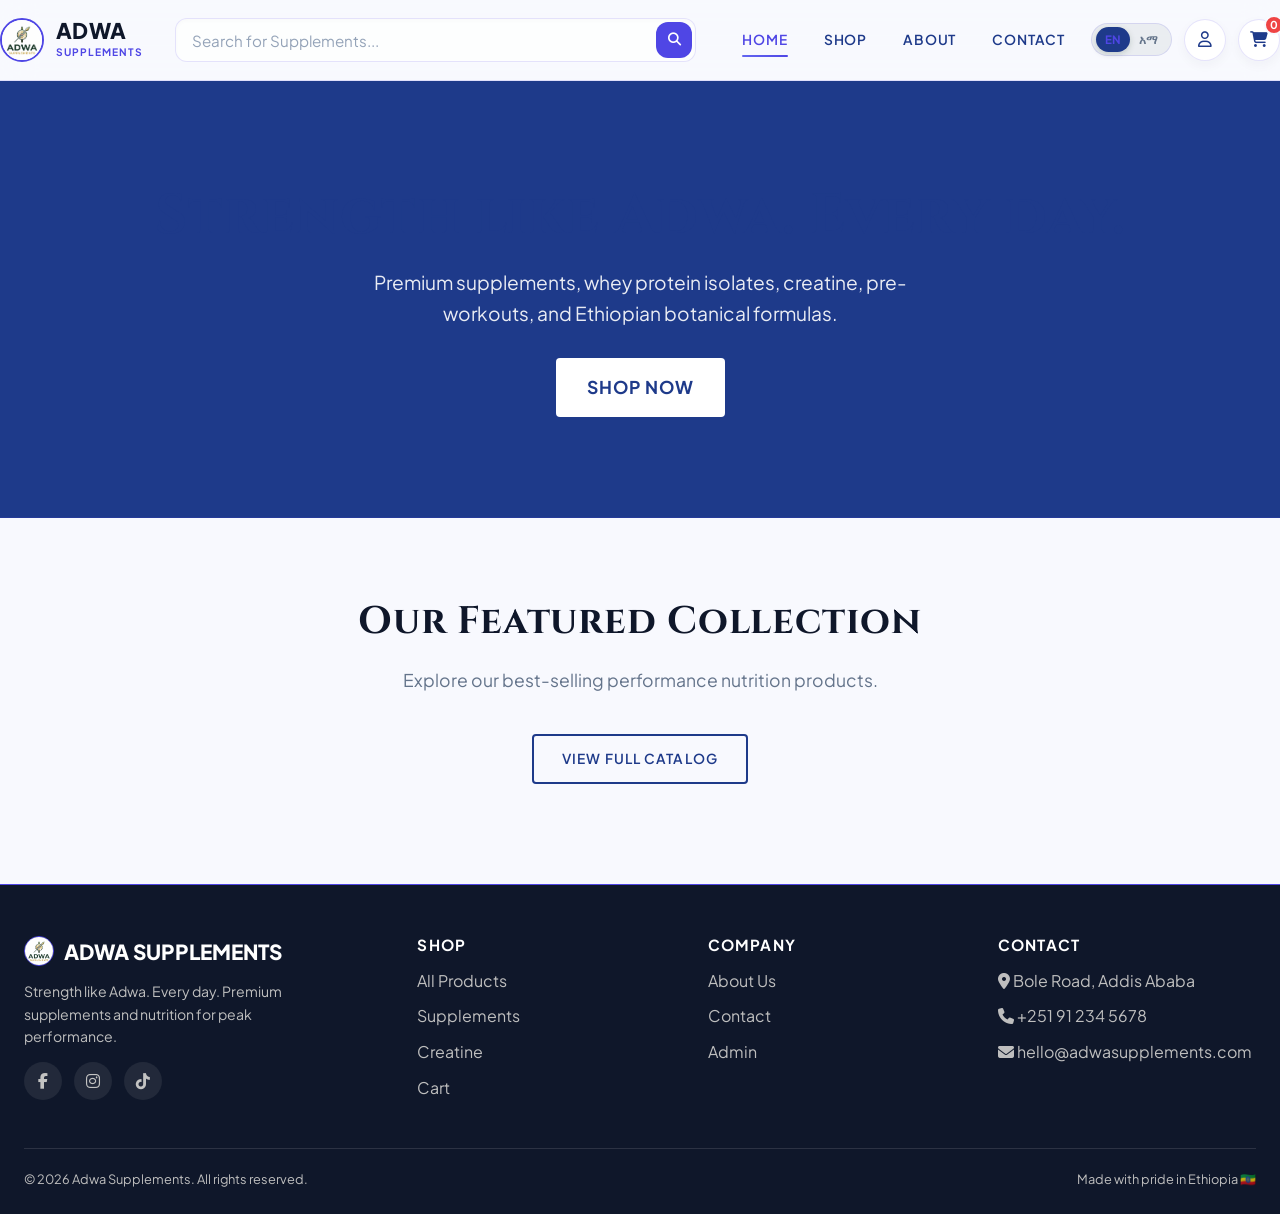
<file: index.html>
<!DOCTYPE html>
<html lang="en">
<head>
  <meta charset="UTF-8">
  <meta name="viewport" content="width=device-width, initial-scale=1.0">
  <title>Home — Adwa Supplements</title>
  <meta name="description" content="Welcome to Adwa Supplements.">
  <meta name="theme-color" content="#0B2218">

  <link rel="preconnect" href="https://fonts.googleapis.com">
  <link rel="preconnect" href="https://fonts.gstatic.com" crossorigin>
  <link href="https://fonts.googleapis.com/css2?family=Cinzel:wght@500;600;700;800&family=Noto+Sans+Ethiopic:wght@400;500;600;700&family=Plus+Jakarta+Sans:wght@400;500;600;700&display=swap" rel="stylesheet">
  <link rel="stylesheet" href="https://cdnjs.cloudflare.com/ajax/libs/font-awesome/6.5.1/css/all.min.css">
  <link rel="stylesheet" href="css/global.css">
  <link rel="stylesheet" href="css/page.css">
</head>
<body>

  <div id="header-placeholder"></div>

  <main>
    <section class="page-content active" id="view-home">
      <!-- HERO SECTION -->
      <div style="background:var(--blue-deep, #0B2218);color:#fff;padding:100px 20px;text-align:center;border-bottom:1px solid var(--line-accent, rgba(255,255,255,0.1));">
        <div class="wrap">
            <h1 style="font-size:3.5rem;margin-bottom:16px;font-family:'Cinzel', serif;">Strength like Adwa. Every day.</h1>
            <p style="font-size:1.2rem;opacity:0.9;max-width:600px;margin:0 auto 30px;line-height:1.6;">Premium supplements, whey protein isolates, creatine, pre-workouts, and Ethiopian botanical formulas.</p>
            <a href="shop.html" class="btn" style="background:#fff;color:var(--blue-deep, #0B2218);padding:14px 30px;border-radius:4px;font-weight:bold;text-decoration:none;display:inline-block;font-size:1.1rem;text-transform:uppercase;letter-spacing:1px;">Shop Now</a>
        </div>
      </div>

      <div class="wrap" style="padding: 80px 20px; text-align: center;">
         <h2 style="font-size:2.4rem;color:var(--ink-dark);margin-bottom:20px;font-family:'Cinzel', serif;">Our Featured Collection</h2>
         <p style="color:var(--ink-muted);font-size:1.1rem;max-width:500px;margin:0 auto 40px;">Explore our best-selling performance nutrition products.</p>
         
         <a href="shop.html" class="btn btn-outline" style="border: 2px solid var(--blue-deep, #0B2218); color: var(--blue-deep, #0B2218); padding: 12px 28px; border-radius: 4px; text-decoration: none;font-weight:600;">View Full Catalog</a>
      </div>
    </section>
  </main>

  <div id="footer-placeholder"></div>
  <div id="mobile-nav-placeholder"></div>
  
  <script src="js/global.js"></script>
  <script src="js/components.js"></script>
</body>
</html>
</file>
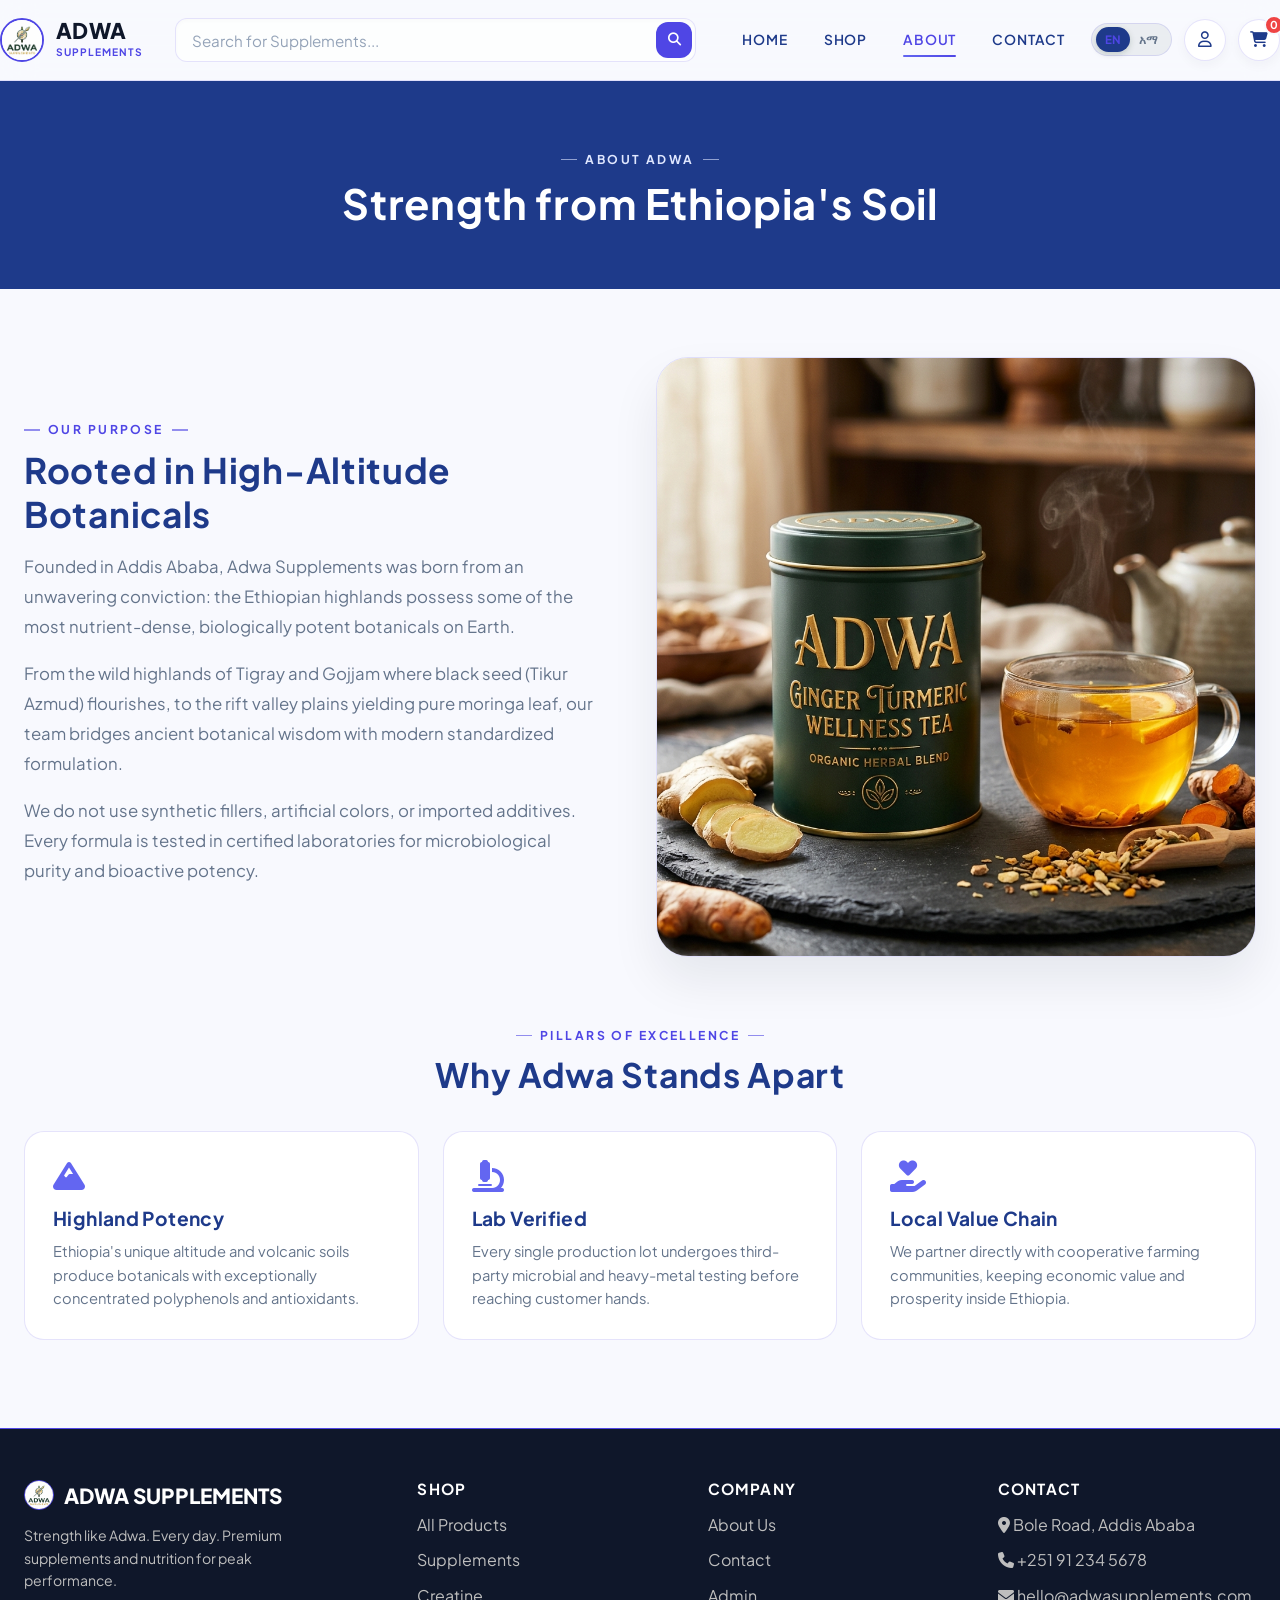
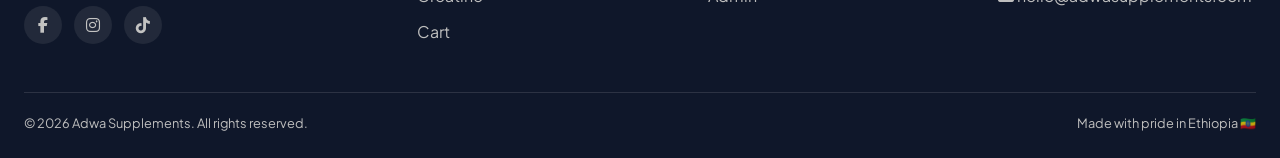
<file: about.html>
<!DOCTYPE html>
<html lang="en">
<head>
  <meta charset="UTF-8">
  <meta name="viewport" content="width=device-width, initial-scale=1.0">
  <title>About — Adwa Supplements</title>
  <meta name="description" content="Learn about Adwa Supplements — rooted in Ethiopian botanicals and a legacy of resilience.">
  <meta name="theme-color" content="#0B2218">

  <link rel="preconnect" href="https://fonts.googleapis.com">
  <link rel="preconnect" href="https://fonts.gstatic.com" crossorigin>
  <link href="https://fonts.googleapis.com/css2?family=Cinzel:wght@500;600;700;800&family=Noto+Sans+Ethiopic:wght@400;500;600;700&family=Plus+Jakarta+Sans:wght@400;500;600;700&display=swap" rel="stylesheet">
  <link rel="stylesheet" href="https://cdnjs.cloudflare.com/ajax/libs/font-awesome/6.5.1/css/all.min.css">
  <link rel="stylesheet" href="css/global.css">
  <link rel="stylesheet" href="css/page.css">
</head>
<body>

  <div id="header-placeholder"></div>

  <main>
    <section class="page-content active" id="view-about">
      <div style="background:var(--blue-deep);color:#fff;padding:60px 0;text-align:center;">
        <span class="eyebrow" style="color:var(--accent-light);">About Adwa</span>
        <h1 style="color:#fff;font-size:2.6rem;">Strength from Ethiopia's Soil</h1>
      </div>
      <div class="section">
        <div class="wrap">
          <div class="story-grid" style="margin-bottom:60px;">
            <div class="story-copy">
              <span class="eyebrow">Our Purpose</span>
              <h2>Rooted in High-Altitude Botanicals</h2>
              <p>Founded in Addis Ababa, Adwa Supplements was born from an unwavering conviction: the Ethiopian highlands possess some of the most nutrient-dense, biologically potent botanicals on Earth.</p>
              <p>From the wild highlands of Tigray and Gojjam where black seed (Tikur Azmud) flourishes, to the rift valley plains yielding pure moringa leaf, our team bridges ancient botanical wisdom with modern standardized formulation.</p>
              <p>We do not use synthetic fillers, artificial colors, or imported additives. Every formula is tested in certified laboratories for microbiological purity and bioactive potency.</p>
            </div>
            <div class="story-media">
              <img src="images/herbal-tea.jpg" alt="Botanical Ingredients of Ethiopia">
            </div>
          </div>

          <div class="section-head text-center" style="justify-content:center;">
            <div>
              <span class="eyebrow">Pillars of Excellence</span>
              <h2>Why Adwa Stands Apart</h2>
            </div>
          </div>
          <div style="display:grid;grid-template-columns:repeat(auto-fit, minmax(260px, 1fr));gap:24px;">
            <div style="background:var(--bg-card);border:1px solid var(--line-accent);border-radius:var(--radius-md);padding:28px;">
              <i class="fa-solid fa-mountain" style="font-size:2rem;color:var(--accent-bright);margin-bottom:14px;"></i>
              <h3 style="font-size:1.2rem;margin-bottom:10px;">Highland Potency</h3>
              <p style="color:var(--ink-muted);font-size:0.92rem;">Ethiopia's unique altitude and volcanic soils produce botanicals with exceptionally concentrated polyphenols and antioxidants.</p>
            </div>
            <div style="background:var(--bg-card);border:1px solid var(--line-accent);border-radius:var(--radius-md);padding:28px;">
              <i class="fa-solid fa-microscope" style="font-size:2rem;color:var(--accent-bright);margin-bottom:14px;"></i>
              <h3 style="font-size:1.2rem;margin-bottom:10px;">Lab Verified</h3>
              <p style="color:var(--ink-muted);font-size:0.92rem;">Every single production lot undergoes third-party microbial and heavy-metal testing before reaching customer hands.</p>
            </div>
            <div style="background:var(--bg-card);border:1px solid var(--line-accent);border-radius:var(--radius-md);padding:28px;">
              <i class="fa-solid fa-hand-holding-heart" style="font-size:2rem;color:var(--accent-bright);margin-bottom:14px;"></i>
              <h3 style="font-size:1.2rem;margin-bottom:10px;">Local Value Chain</h3>
              <p style="color:var(--ink-muted);font-size:0.92rem;">We partner directly with cooperative farming communities, keeping economic value and prosperity inside Ethiopia.</p>
            </div>
          </div>
        </div>
      </div>
    </section>
  </main>

  <div id="footer-placeholder"></div>
  <div id="mobile-nav-placeholder"></div>
  <script src="js/components.js"></script>
  <script src="js/global.js"></script>
</body>
</html>
</file>
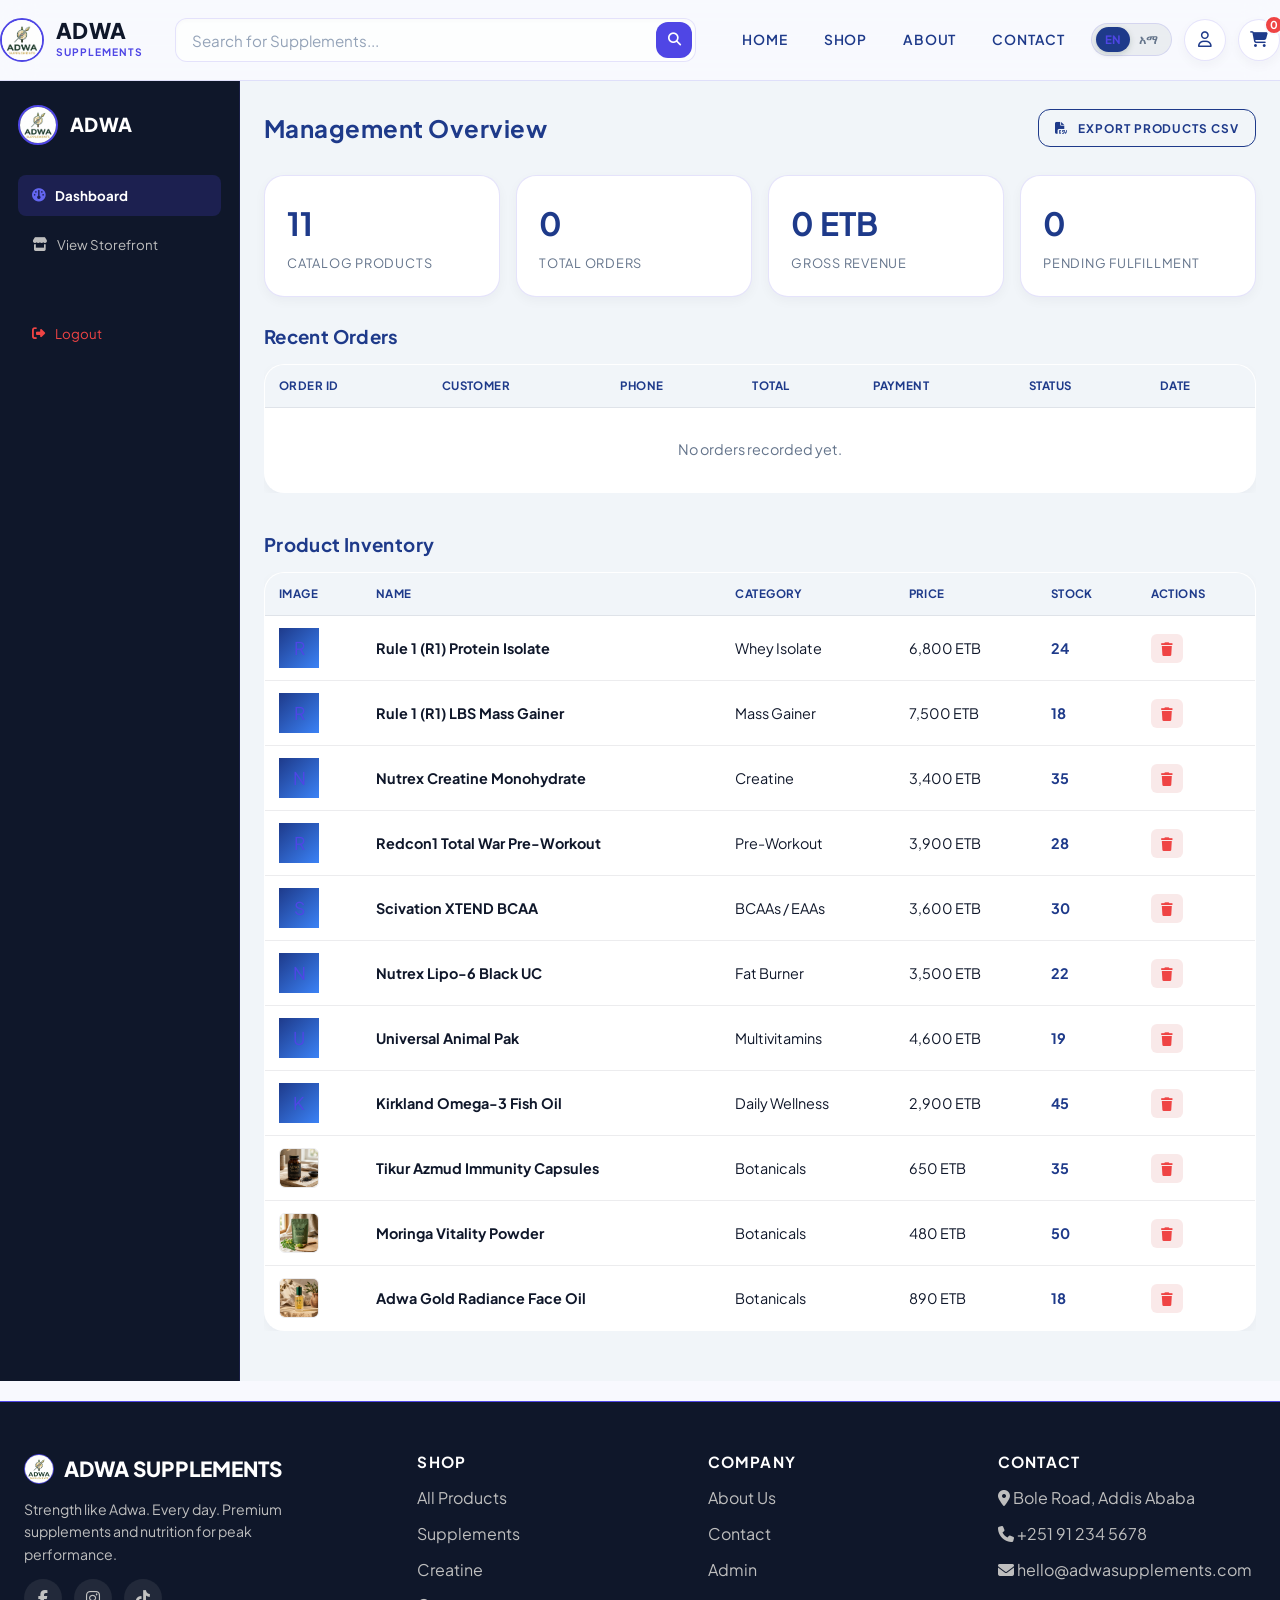
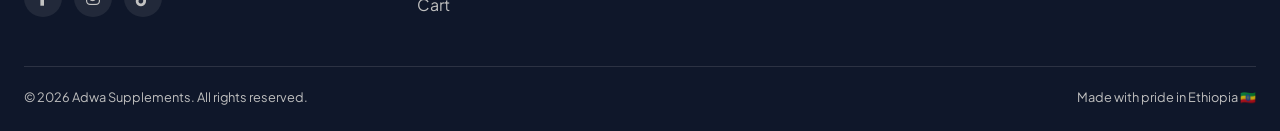
<file: admin.html>
<!DOCTYPE html>
<html lang="en">
<head>
  <meta charset="UTF-8">
  <meta name="viewport" content="width=device-width, initial-scale=1.0">
  <title>Admin — Adwa Supplements</title>
  <meta name="description" content="Admin dashboard for managing products, orders, and inventory.">
  <meta name="theme-color" content="#0B2218">

  <link rel="preconnect" href="https://fonts.googleapis.com">
  <link rel="preconnect" href="https://fonts.gstatic.com" crossorigin>
  <link href="https://fonts.googleapis.com/css2?family=Cinzel:wght@500;600;700;800&family=Noto+Sans+Ethiopic:wght@400;500;600;700&family=Plus+Jakarta+Sans:wght@400;500;600;700&display=swap" rel="stylesheet">
  <link rel="stylesheet" href="https://cdnjs.cloudflare.com/ajax/libs/font-awesome/6.5.1/css/all.min.css">
  <link rel="stylesheet" href="css/global.css">
  <link rel="stylesheet" href="css/page.css">
</head>
<body>

  <div id="header-placeholder"></div>

  <main>
    <section class="page-content active" id="view-admin">
      <div class="admin-shell">
        <aside class="admin-sidebar">
          <div class="brand-logo" style="margin-bottom:30px;">
            <div class="brand-emblem" style="width:40px;height:40px;">
              <img src="images/adwa.jpg" alt="Logo">
            </div>
            <span class="brand-title" style="color:#fff;font-size:1.2rem;">ADWA</span>
          </div>

          <nav style="display:flex;flex-direction:column;gap:8px;">
            <button style="display:flex;align-items:center;gap:10px;color:#fff;padding:12px 14px;border-radius:8px;background:rgba(79,70,229,0.2);font-weight:700;">
              <i class="fa-solid fa-gauge" style="color:var(--accent-bright);"></i> Dashboard
            </button>
            <button onclick="window.location.href='shop.html'" style="display:flex;align-items:center;gap:10px;color:rgba(250,247,240,0.75);padding:12px 14px;border-radius:8px;">
              <i class="fa-solid fa-store"></i> View Storefront
            </button>
            <button onclick="handleAdminLogout()" style="display:flex;align-items:center;gap:10px;color:var(--red);padding:12px 14px;border-radius:8px;margin-top:40px;">
              <i class="fa-solid fa-right-from-bracket"></i> Logout
            </button>
          </nav>
        </aside>

        <div class="admin-main">
          <div style="display:flex;justify-content:space-between;align-items:center;margin-bottom:28px;flex-wrap:wrap;gap:14px;">
            <h2>Management Overview</h2>
            <button class="btn btn-outline btn-sm" onclick="exportProductsCSV()">
              <i class="fa-solid fa-file-csv"></i> Export Products CSV
            </button>
          </div>

          <!-- Stats Grid -->
          <div class="stat-grid" id="adminStatsGrid"></div>

          <!-- Orders Table -->
          <div style="margin-bottom:40px;">
            <h3 style="margin-bottom:16px;">Recent Orders</h3>
            <div style="overflow-x:auto;">
              <table class="admin-table">
                <thead>
                  <tr>
                    <th>Order ID</th>
                    <th>Customer</th>
                    <th>Phone</th>
                    <th>Total</th>
                    <th>Payment</th>
                    <th>Status</th>
                    <th>Date</th>
                  </tr>
                </thead>
                <tbody id="adminOrdersTbody"></tbody>
              </table>
            </div>
          </div>

          <!-- Products Table -->
          <div>
            <h3 style="margin-bottom:16px;">Product Inventory</h3>
            <div style="overflow-x:auto;">
              <table class="admin-table">
                <thead>
                  <tr>
                    <th>Image</th>
                    <th>Name</th>
                    <th>Category</th>
                    <th>Price</th>
                    <th>Stock</th>
                    <th>Actions</th>
                  </tr>
                </thead>
                <tbody id="adminProductsTbody"></tbody>
              </table>
            </div>
          </div>
        </div>
      </div>
    </section>
  </main>

  <div id="footer-placeholder"></div>
  <div id="mobile-nav-placeholder"></div>
  <script src="js/components.js"></script>
  <script src="js/global.js"></script>
</body>
</html>
</file>
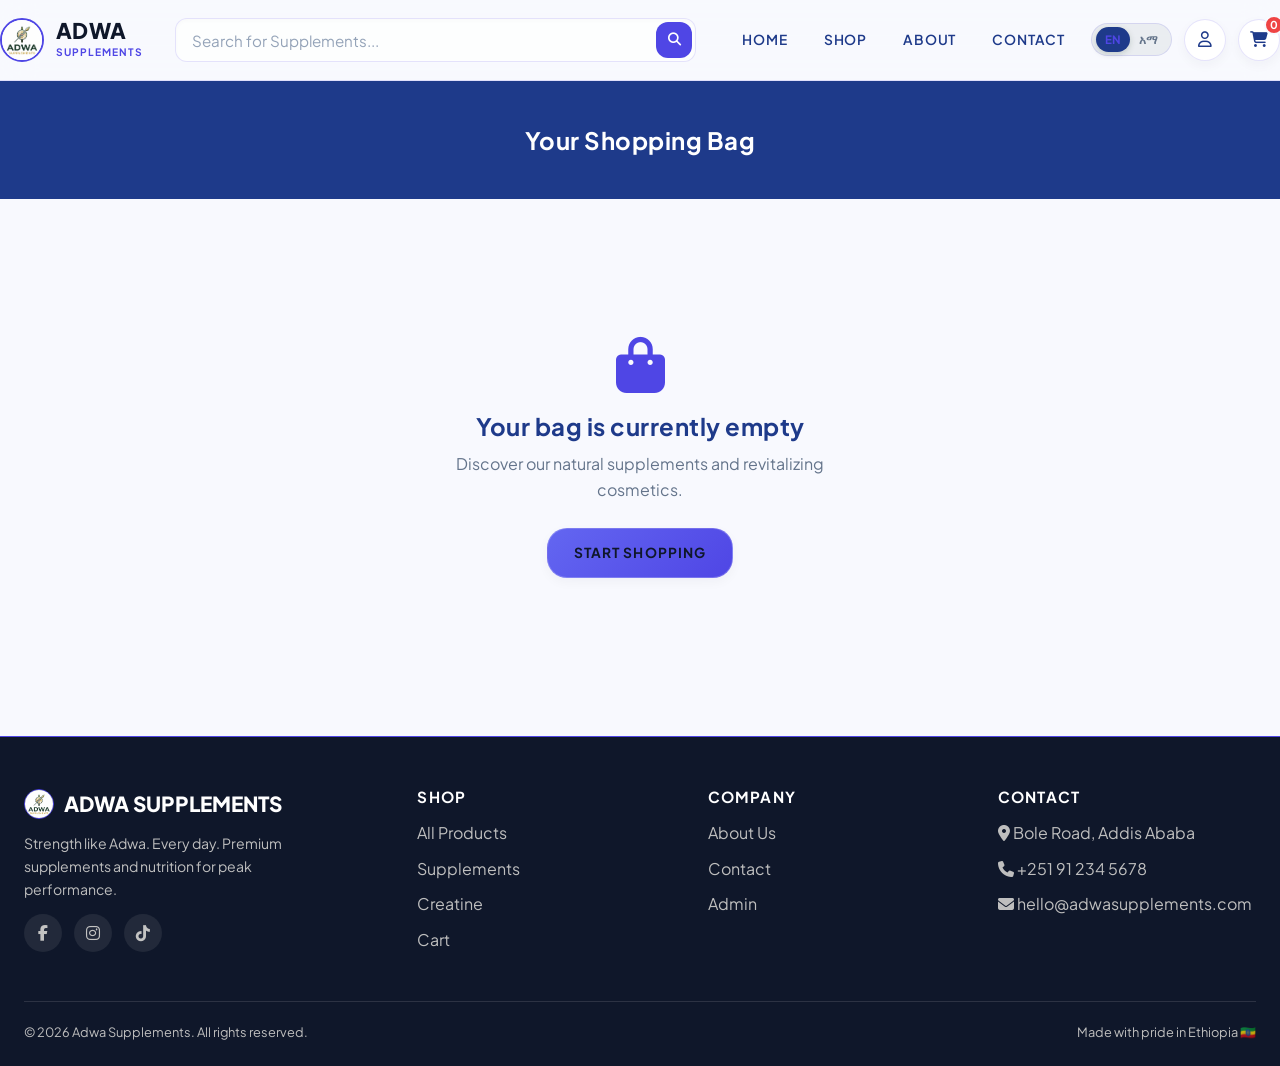
<file: cart.html>
<!DOCTYPE html>
<html lang="en">
<head>
  <meta charset="UTF-8">
  <meta name="viewport" content="width=device-width, initial-scale=1.0">
  <title>Cart — Adwa Supplements</title>
  <meta name="description" content="Review your shopping bag and proceed to checkout.">
  <meta name="theme-color" content="#0B2218">

  <link rel="preconnect" href="https://fonts.googleapis.com">
  <link rel="preconnect" href="https://fonts.gstatic.com" crossorigin>
  <link href="https://fonts.googleapis.com/css2?family=Cinzel:wght@500;600;700;800&family=Noto+Sans+Ethiopic:wght@400;500;600;700&family=Plus+Jakarta+Sans:wght@400;500;600;700&display=swap" rel="stylesheet">
  <link rel="stylesheet" href="https://cdnjs.cloudflare.com/ajax/libs/font-awesome/6.5.1/css/all.min.css">
  <link rel="stylesheet" href="css/global.css">
  <link rel="stylesheet" href="css/page.css">
</head>
<body>

  <div id="header-placeholder"></div>

  <main>
    <section class="page-content active" id="view-cart">
      <div style="background:var(--blue-deep);color:#fff;padding:44px 0;text-align:center;">
        <h1 style="color:#fff;" data-i18n="cart_title">Your Shopping Bag</h1>
      </div>
      <div class="section">
        <div class="wrap" id="cartContentWrap"></div>
      </div>
    </section>
  </main>

  <div id="footer-placeholder"></div>
  <div id="mobile-nav-placeholder"></div>
  <script src="js/components.js"></script>
  <script src="js/global.js"></script>
</body>
</html>
</file>
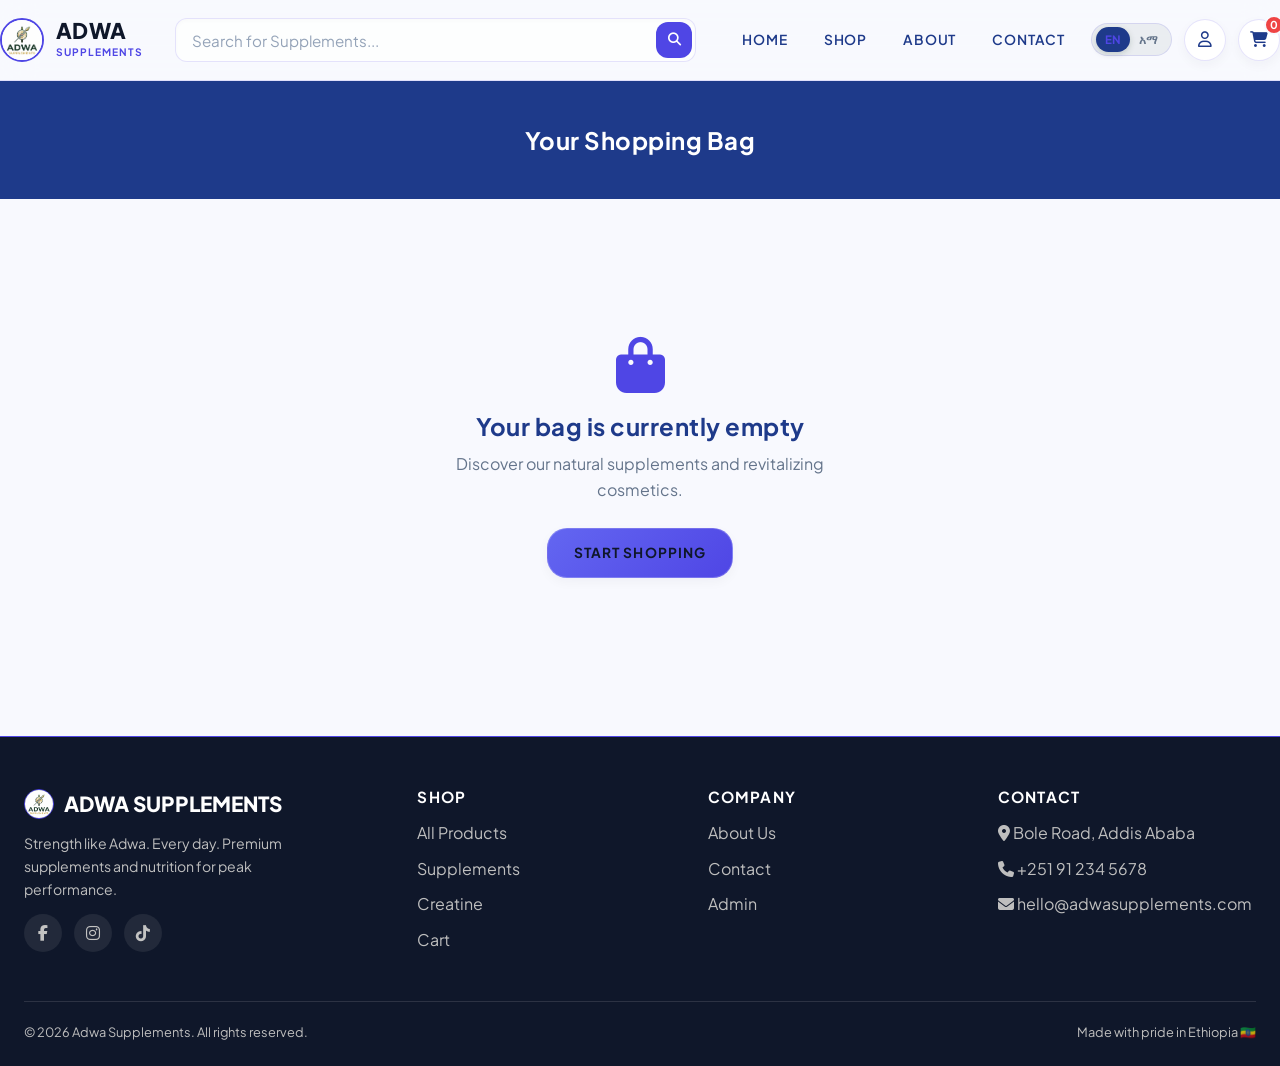
<file: checkout.html>
<!DOCTYPE html>
<html lang="en">
<head>
  <meta charset="UTF-8">
  <meta name="viewport" content="width=device-width, initial-scale=1.0">
  <title>Checkout — Adwa Supplements</title>
  <meta name="description" content="Complete your order with Telebirr, CBE Birr, or Cash on Delivery.">
  <meta name="theme-color" content="#0B2218">

  <link rel="preconnect" href="https://fonts.googleapis.com">
  <link rel="preconnect" href="https://fonts.gstatic.com" crossorigin>
  <link href="https://fonts.googleapis.com/css2?family=Cinzel:wght@500;600;700;800&family=Noto+Sans+Ethiopic:wght@400;500;600;700&family=Plus+Jakarta+Sans:wght@400;500;600;700&display=swap" rel="stylesheet">
  <link rel="stylesheet" href="https://cdnjs.cloudflare.com/ajax/libs/font-awesome/6.5.1/css/all.min.css">
  <link rel="stylesheet" href="css/global.css">
  <link rel="stylesheet" href="css/page.css">
</head>
<body>

  <div id="header-placeholder"></div>

  <main>
    <section class="page-content active" id="view-checkout">
      <div style="background:var(--blue-deep);color:#fff;padding:44px 0;text-align:center;">
        <h1 style="color:#fff;" data-i18n="checkout_title">Checkout</h1>
      </div>
      <div class="section">
        <div class="wrap">
          <div class="cart-grid">
            <form onsubmit="handleCheckoutSubmit(event)">
              <!-- Delivery Address Block -->
              <div style="background:var(--bg-card);border:1px solid var(--line-accent);border-radius:var(--radius-md);padding:24px;margin-bottom:24px;">
                <h3 style="margin-bottom:18px;display:flex;align-items:center;gap:10px;">
                  <i class="fa-solid fa-location-dot" style="color:var(--accent-bright);"></i>
                  <span data-i18n="delivery_address">Delivery Information</span>
                </h3>
                <div style="display:grid;grid-template-columns:1fr 1fr;gap:16px;margin-bottom:14px;">
                  <div>
                    <label style="font-size:0.8rem;font-weight:700;text-transform:uppercase;color:var(--blue-deep);display:block;margin-bottom:6px;" data-i18n="full_name">Full Name</label>
                    <input type="text" name="fullName" required style="width:100%;padding:12px;border:1.5px solid var(--line-accent);border-radius:var(--radius-sm);">
                  </div>
                  <div>
                    <label style="font-size:0.8rem;font-weight:700;text-transform:uppercase;color:var(--blue-deep);display:block;margin-bottom:6px;" data-i18n="phone_number">Phone Number</label>
                    <input type="tel" name="phone" required placeholder="09xx xxx xxx" style="width:100%;padding:12px;border:1.5px solid var(--line-accent);border-radius:var(--radius-sm);">
                  </div>
                </div>
                <div style="display:grid;grid-template-columns:1fr 1fr;gap:16px;margin-bottom:14px;">
                  <div>
                    <label style="font-size:0.8rem;font-weight:700;text-transform:uppercase;color:var(--blue-deep);display:block;margin-bottom:6px;" data-i18n="city">City</label>
                    <input type="text" name="city" value="Addis Ababa" required style="width:100%;padding:12px;border:1.5px solid var(--line-accent);border-radius:var(--radius-sm);">
                  </div>
                  <div>
                    <label style="font-size:0.8rem;font-weight:700;text-transform:uppercase;color:var(--blue-deep);display:block;margin-bottom:6px;" data-i18n="subcity">Subcity / Area</label>
                    <input type="text" name="subcity" placeholder="Bole, Kazanchis, etc." required style="width:100%;padding:12px;border:1.5px solid var(--line-accent);border-radius:var(--radius-sm);">
                  </div>
                </div>
                <div>
                  <label style="font-size:0.8rem;font-weight:700;text-transform:uppercase;color:var(--blue-deep);display:block;margin-bottom:6px;" data-i18n="address_detail">Detailed Address</label>
                  <textarea name="address" required placeholder="Building, house number, nearby landmark…" style="width:100%;padding:12px;border:1.5px solid var(--line-accent);border-radius:var(--radius-sm);min-height:80px;"></textarea>
                </div>
              </div>

              <!-- Delivery Options -->
              <div style="background:var(--bg-card);border:1px solid var(--line-accent);border-radius:var(--radius-md);padding:24px;margin-bottom:24px;">
                <h3 style="margin-bottom:18px;display:flex;align-items:center;gap:10px;">
                  <i class="fa-solid fa-truck" style="color:var(--accent-bright);"></i>
                  <span data-i18n="delivery_method">Delivery Option</span>
                </h3>
                <div style="display:flex;flex-direction:column;gap:12px;">
                  <label style="display:flex;align-items:center;gap:12px;padding:12px 14px;border:1.5px solid var(--line-accent);border-radius:var(--radius-sm);cursor:pointer;">
                    <input type="radio" name="delivery" value="standard" checked style="accent-color:var(--accent-bright);">
                    <div>
                      <strong style="color:var(--blue-deep);">Standard Delivery (2–4 Days)</strong>
                      <div style="font-size:0.8rem;color:var(--ink-muted);">100 ETB (Free on orders over 1,500 ETB)</div>
                    </div>
                  </label>
                  <label style="display:flex;align-items:center;gap:12px;padding:12px 14px;border:1.5px solid var(--line-accent);border-radius:var(--radius-sm);cursor:pointer;">
                    <input type="radio" name="delivery" value="express" style="accent-color:var(--accent-bright);">
                    <div>
                      <strong style="color:var(--blue-deep);">Express Next-Day Dispatch</strong>
                      <div style="font-size:0.8rem;color:var(--ink-muted);">Addis Ababa only · 250 ETB</div>
                    </div>
                  </label>
                </div>
              </div>

              <!-- Payment Method Selection -->
              <div style="background:var(--bg-card);border:1px solid var(--line-accent);border-radius:var(--radius-md);padding:24px;margin-bottom:28px;">
                <h3 style="margin-bottom:18px;display:flex;align-items:center;gap:10px;">
                  <i class="fa-solid fa-credit-card" style="color:var(--accent-bright);"></i>
                  <span data-i18n="payment_method">Payment Method</span>
                </h3>
                <div style="display:flex;flex-direction:column;gap:12px;">
                  <!-- Telebirr -->
                  <label style="display:flex;align-items:center;gap:14px;padding:14px 16px;border:1.5px solid var(--line-accent);border-radius:var(--radius-md);cursor:pointer;">
                    <input type="radio" name="payment" value="telebirr" checked style="accent-color:var(--accent-bright);width:18px;height:18px;">
                    <div style="width:40px;height:40px;border-radius:8px;background:#5B2A86;display:flex;align-items:center;justify-content:center;color:#fff;">
                      <i class="fa-solid fa-mobile-screen"></i>
                    </div>
                    <div>
                      <strong style="color:var(--blue-deep);">Telebirr Mobile Wallet</strong>
                      <div style="font-size:0.8rem;color:var(--ink-muted);">Direct QR code &amp; merchant payment</div>
                    </div>
                  </label>

                  <!-- CBE Birr -->
                  <label style="display:flex;align-items:center;gap:14px;padding:14px 16px;border:1.5px solid var(--line-accent);border-radius:var(--radius-md);cursor:pointer;">
                    <input type="radio" name="payment" value="cbe" style="accent-color:var(--accent-bright);width:18px;height:18px;">
                    <div style="width:40px;height:40px;border-radius:8px;background:#8B1E1E;display:flex;align-items:center;justify-content:center;color:#fff;">
                      <i class="fa-solid fa-building-columns"></i>
                    </div>
                    <div>
                      <strong style="color:var(--blue-deep);">Commercial Bank of Ethiopia (CBE Birr)</strong>
                      <div style="font-size:0.8rem;color:var(--ink-muted);">Direct CBE transfer &amp; verification</div>
                    </div>
                  </label>

                  <!-- Cash on Delivery -->
                  <label style="display:flex;align-items:center;gap:14px;padding:14px 16px;border:1.5px solid var(--line-accent);border-radius:var(--radius-md);cursor:pointer;">
                    <input type="radio" name="payment" value="cod" style="accent-color:var(--accent-bright);width:18px;height:18px;">
                    <div style="width:40px;height:40px;border-radius:8px;background:var(--blue-deep);display:flex;align-items:center;justify-content:center;color:#fff;">
                      <i class="fa-solid fa-hand-holding-dollar"></i>
                    </div>
                    <div>
                      <strong style="color:var(--blue-deep);">Cash on Delivery</strong>
                      <div style="font-size:0.8rem;color:var(--ink-muted);">Pay driver upon delivery arrival</div>
                    </div>
                  </label>
                </div>
              </div>

              <button type="submit" class="btn btn-primary btn-block">
                <span data-i18n="place_order">Complete Order</span> <i class="fa-solid fa-arrow-right"></i>
              </button>
            </form>

            <div class="order-summary-box" id="checkoutSummary"></div>
          </div>
        </div>
      </div>
    </section>
  </main>

  <div id="footer-placeholder"></div>
  <div id="mobile-nav-placeholder"></div>
  <script src="js/components.js"></script>
  <script src="js/global.js"></script>
</body>
</html>
</file>
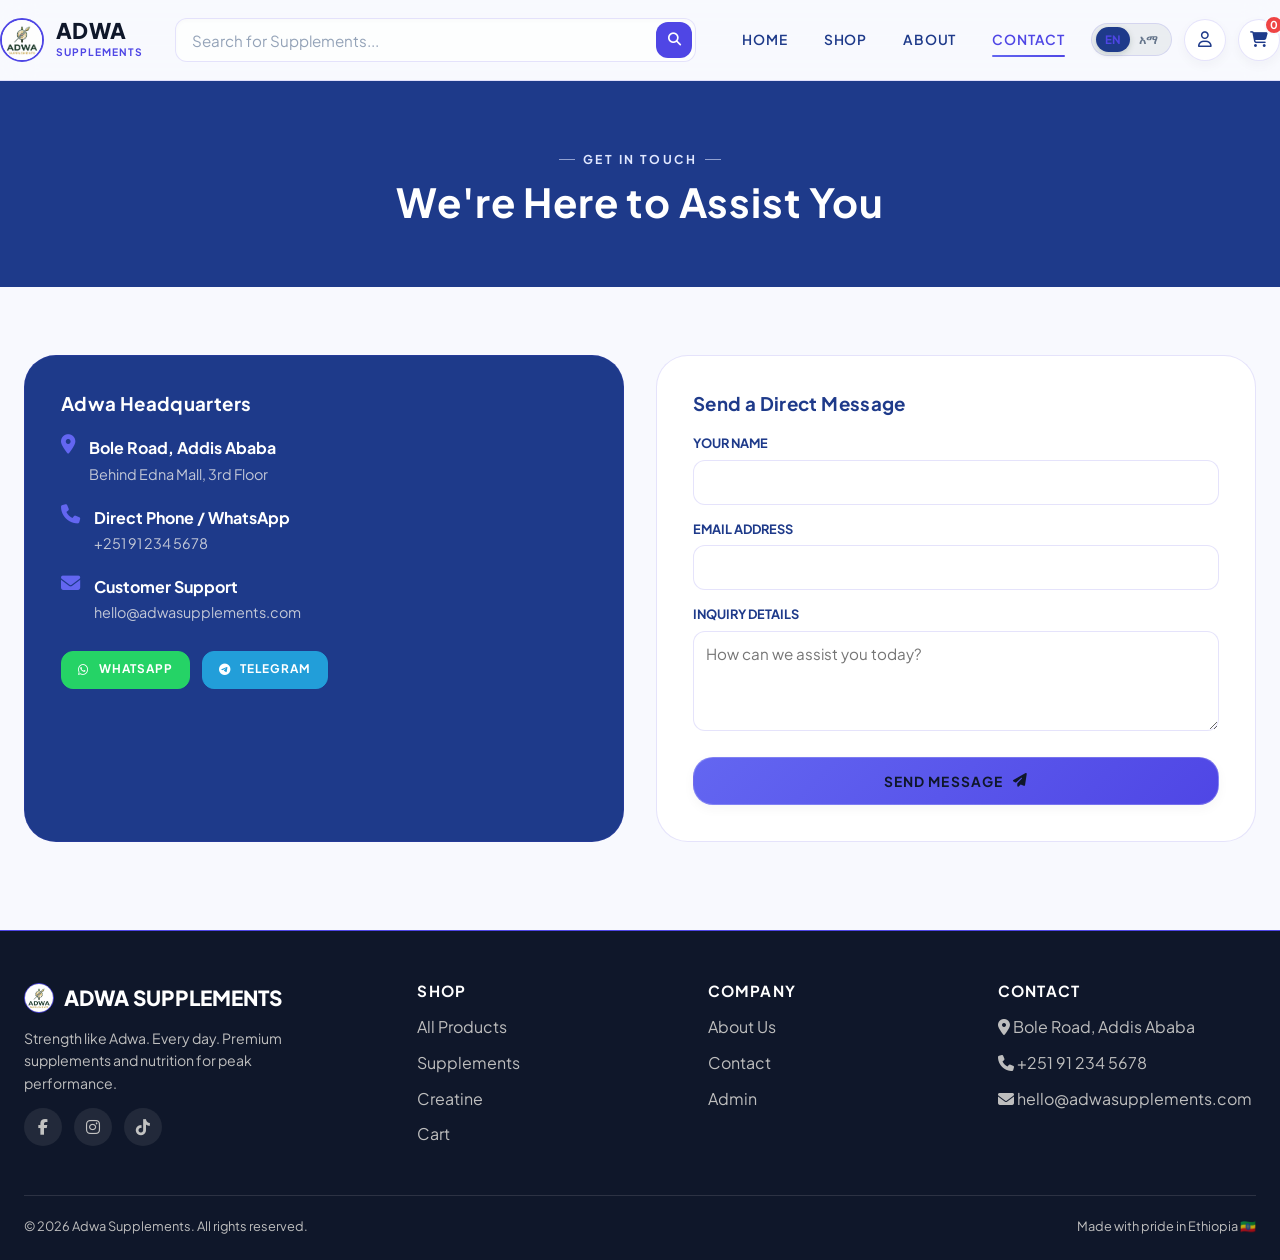
<file: contact.html>
<!DOCTYPE html>
<html lang="en">
<head>
  <meta charset="UTF-8">
  <meta name="viewport" content="width=device-width, initial-scale=1.0">
  <title>Contact — Adwa Supplements</title>
  <meta name="description" content="Get in touch with Adwa Supplements via WhatsApp, Telegram, phone, or email.">
  <meta name="theme-color" content="#0B2218">

  <link rel="preconnect" href="https://fonts.googleapis.com">
  <link rel="preconnect" href="https://fonts.gstatic.com" crossorigin>
  <link href="https://fonts.googleapis.com/css2?family=Cinzel:wght@500;600;700;800&family=Noto+Sans+Ethiopic:wght@400;500;600;700&family=Plus+Jakarta+Sans:wght@400;500;600;700&display=swap" rel="stylesheet">
  <link rel="stylesheet" href="https://cdnjs.cloudflare.com/ajax/libs/font-awesome/6.5.1/css/all.min.css">
  <link rel="stylesheet" href="css/global.css">
  <link rel="stylesheet" href="css/page.css">
</head>
<body>

  <div id="header-placeholder"></div>

  <main>
    <section class="page-content active" id="view-contact">
      <div style="background:var(--blue-deep);color:#fff;padding:60px 0;text-align:center;">
        <span class="eyebrow" style="color:var(--accent-light);">Get in Touch</span>
        <h1 style="color:#fff;font-size:2.5rem;">We're Here to Assist You</h1>
      </div>
      <div class="section">
        <div class="wrap">
          <div style="display:grid;grid-template-columns:1fr;gap:36px;">
            <div style="display:grid;grid-template-columns:repeat(auto-fit, minmax(280px, 1fr));gap:32px;">
              <!-- Contact Card -->
              <div style="background:var(--blue-deep);color:#fff;border-radius:var(--radius-lg);padding:36px;border:1.5px solid var(--line-accent);">
                <h3 style="color:#fff;margin-bottom:20px;">Adwa Headquarters</h3>
                <div style="display:flex;gap:14px;margin-bottom:18px;">
                  <i class="fa-solid fa-location-dot" style="color:var(--accent-bright);font-size:1.2rem;"></i>
                  <div>
                    <strong style="display:block;color:#fff;">Bole Road, Addis Ababa</strong>
                    <span style="color:rgba(250,247,240,0.75);font-size:0.9rem;">Behind Edna Mall, 3rd Floor</span>
                  </div>
                </div>
                <div style="display:flex;gap:14px;margin-bottom:18px;">
                  <i class="fa-solid fa-phone" style="color:var(--accent-bright);font-size:1.2rem;"></i>
                  <div>
                    <strong style="display:block;color:#fff;">Direct Phone / WhatsApp</strong>
                    <span style="color:rgba(250,247,240,0.75);font-size:0.9rem;">+251 91 234 5678</span>
                  </div>
                </div>
                <div style="display:flex;gap:14px;margin-bottom:26px;">
                  <i class="fa-solid fa-envelope" style="color:var(--accent-bright);font-size:1.2rem;"></i>
                  <div>
                    <strong style="display:block;color:#fff;">Customer Support</strong>
                    <span style="color:rgba(250,247,240,0.75);font-size:0.9rem;">hello@adwasupplements.com</span>
                  </div>
                </div>

                <div style="display:flex;gap:12px;flex-wrap:wrap;">
                  <a href="https://wa.me/251912345678" target="_blank" class="btn btn-outline-light btn-sm" style="background:#25D366;border-color:#25D366;color:#fff;">
                    <i class="fa-brands fa-whatsapp"></i> WhatsApp
                  </a>
                  <a href="https://t.me/adwasupplements" target="_blank" class="btn btn-outline-light btn-sm" style="background:#229ED9;border-color:#229ED9;color:#fff;">
                    <i class="fa-brands fa-telegram"></i> Telegram
                  </a>
                </div>
              </div>

              <!-- Contact Message Form -->
              <form onsubmit="event.preventDefault(); showToast('Message sent! Our team will contact you.', 'fa-paper-plane'); this.reset();" style="background:var(--bg-card);border:1px solid var(--line-accent);border-radius:var(--radius-lg);padding:36px;">
                <h3 style="margin-bottom:18px;">Send a Direct Message</h3>
                <div style="margin-bottom:14px;">
                  <label style="font-size:0.8rem;font-weight:700;text-transform:uppercase;color:var(--blue-deep);display:block;margin-bottom:6px;">Your Name</label>
                  <input type="text" required style="width:100%;padding:12px;border:1.5px solid var(--line-accent);border-radius:var(--radius-sm);">
                </div>
                <div style="margin-bottom:14px;">
                  <label style="font-size:0.8rem;font-weight:700;text-transform:uppercase;color:var(--blue-deep);display:block;margin-bottom:6px;">Email Address</label>
                  <input type="email" required style="width:100%;padding:12px;border:1.5px solid var(--line-accent);border-radius:var(--radius-sm);">
                </div>
                <div style="margin-bottom:20px;">
                  <label style="font-size:0.8rem;font-weight:700;text-transform:uppercase;color:var(--blue-deep);display:block;margin-bottom:6px;">Inquiry Details</label>
                  <textarea required style="width:100%;padding:12px;border:1.5px solid var(--line-accent);border-radius:var(--radius-sm);min-height:100px;" placeholder="How can we assist you today?"></textarea>
                </div>
                <button type="submit" class="btn btn-primary btn-block">Send Message <i class="fa-solid fa-paper-plane"></i></button>
              </form>
            </div>
          </div>
        </div>
      </div>
    </section>
  </main>

  <div id="footer-placeholder"></div>
  <div id="mobile-nav-placeholder"></div>
  <script src="js/components.js"></script>
  <script src="js/global.js"></script>
</body>
</html>
</file>
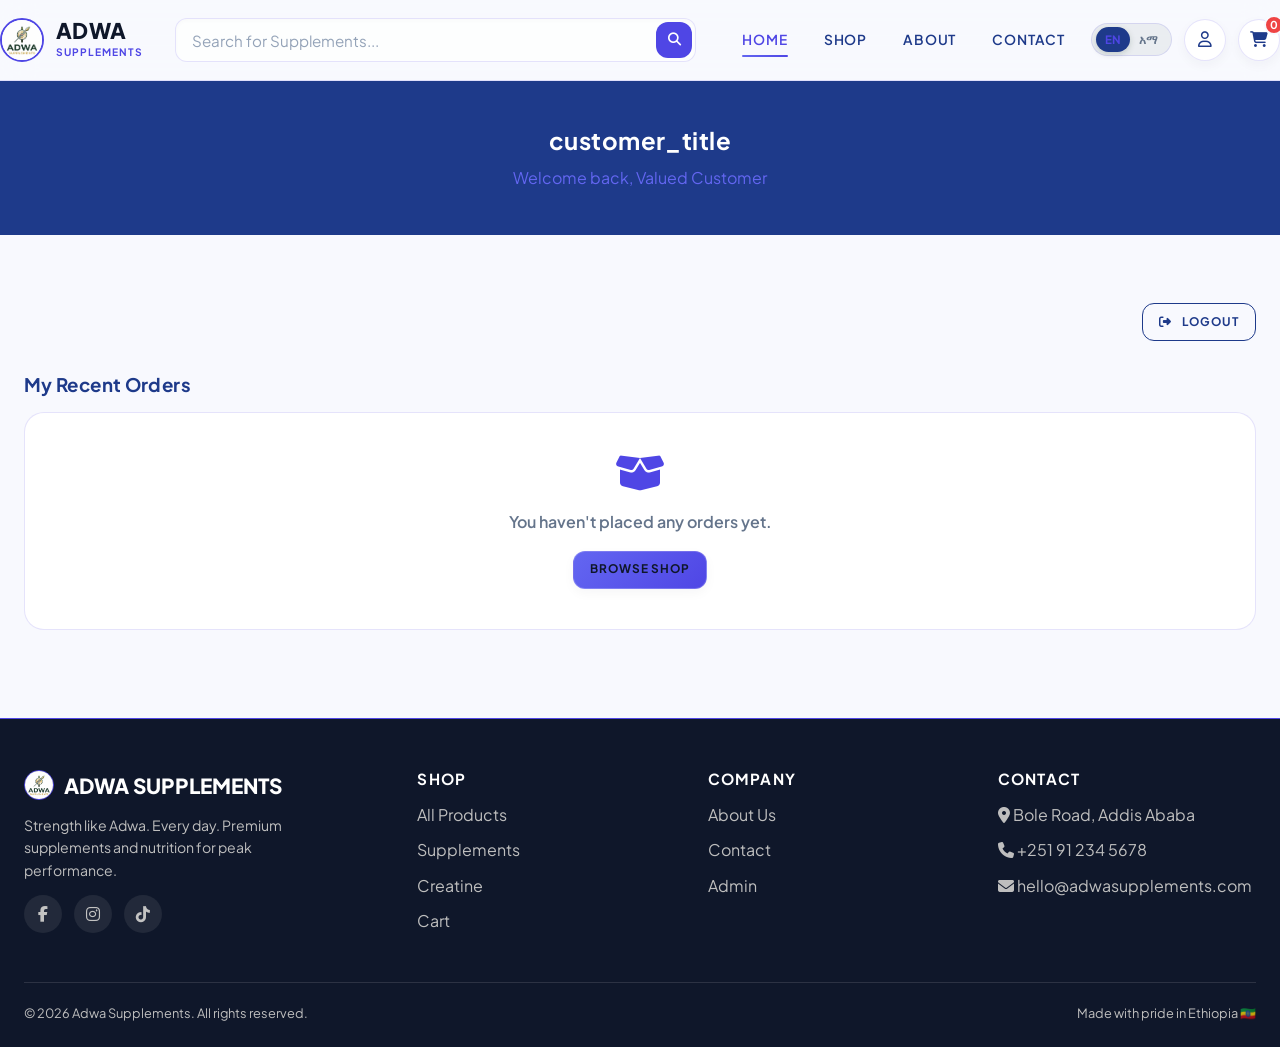
<file: customer.html>
<!DOCTYPE html>
<html lang="en">
<head>
  <meta charset="UTF-8">
  <meta name="viewport" content="width=device-width, initial-scale=1.0">
  <title>Customer Dashboard — Adwa Supplements</title>
  <meta name="description" content="View your orders and account details.">
  <meta name="theme-color" content="#0B2218">

  <link rel="preconnect" href="https://fonts.googleapis.com">
  <link rel="preconnect" href="https://fonts.gstatic.com" crossorigin>
  <link href="https://fonts.googleapis.com/css2?family=Cinzel:wght@500;600;700;800&family=Noto+Sans+Ethiopic:wght@400;500;600;700&family=Plus+Jakarta+Sans:wght@400;500;600;700&display=swap" rel="stylesheet">
  <link rel="stylesheet" href="https://cdnjs.cloudflare.com/ajax/libs/font-awesome/6.5.1/css/all.min.css">
  <link rel="stylesheet" href="css/global.css">
  <link rel="stylesheet" href="css/page.css">
</head>
<body>

  <div id="header-placeholder"></div>

  <main>
    <section class="page-content active" id="view-customer">
      <div style="background:var(--blue-deep);color:#fff;padding:44px 0;text-align:center;">
        <h1 style="color:#fff;" data-i18n="customer_title">My Dashboard</h1>
        <p style="color:var(--accent-primary-bright);margin-top:10px;">Welcome back, Valued Customer</p>
      </div>
      <div class="section">
        <div class="wrap" style="display:grid;gap:32px;">
          
          <div style="display:flex;justify-content:flex-end;">
            <button onclick="handleLogout()" class="btn btn-outline btn-sm">
              <i class="fa-solid fa-right-from-bracket"></i> Logout
            </button>
          </div>

          <!-- Order History -->
          <div>
            <h3 style="margin-bottom:16px;">My Recent Orders</h3>
            <div style="overflow-x:auto;">
              <table class="admin-table" style="min-width:600px;">
                <thead>
                  <tr>
                    <th>Order ID</th>
                    <th>Date</th>
                    <th>Total</th>
                    <th>Status</th>
                    <th>Action</th>
                  </tr>
                </thead>
                <tbody id="customerOrdersTbody">
                  <!-- Populated by JS -->
                </tbody>
              </table>
            </div>
            <div id="customerEmptyState" style="display:none;text-align:center;padding:40px;background:var(--bg-card);border:1px solid var(--line-accent);border-radius:var(--radius-md);">
              <i class="fa-solid fa-box-open" style="font-size:2.5rem;color:var(--accent-primary);margin-bottom:16px;"></i>
              <p style="color:var(--ink-muted);font-weight:600;">You haven't placed any orders yet.</p>
              <a href="shop.html" class="btn btn-primary btn-sm" style="margin-top:16px;">Browse Shop</a>
            </div>
          </div>

        </div>
      </div>
    </section>
  </main>

  <div id="footer-placeholder"></div>
  <div id="mobile-nav-placeholder"></div>
  <script src="js/components.js"></script>
  <script src="js/global.js"></script>
</body>
</html>
</file>
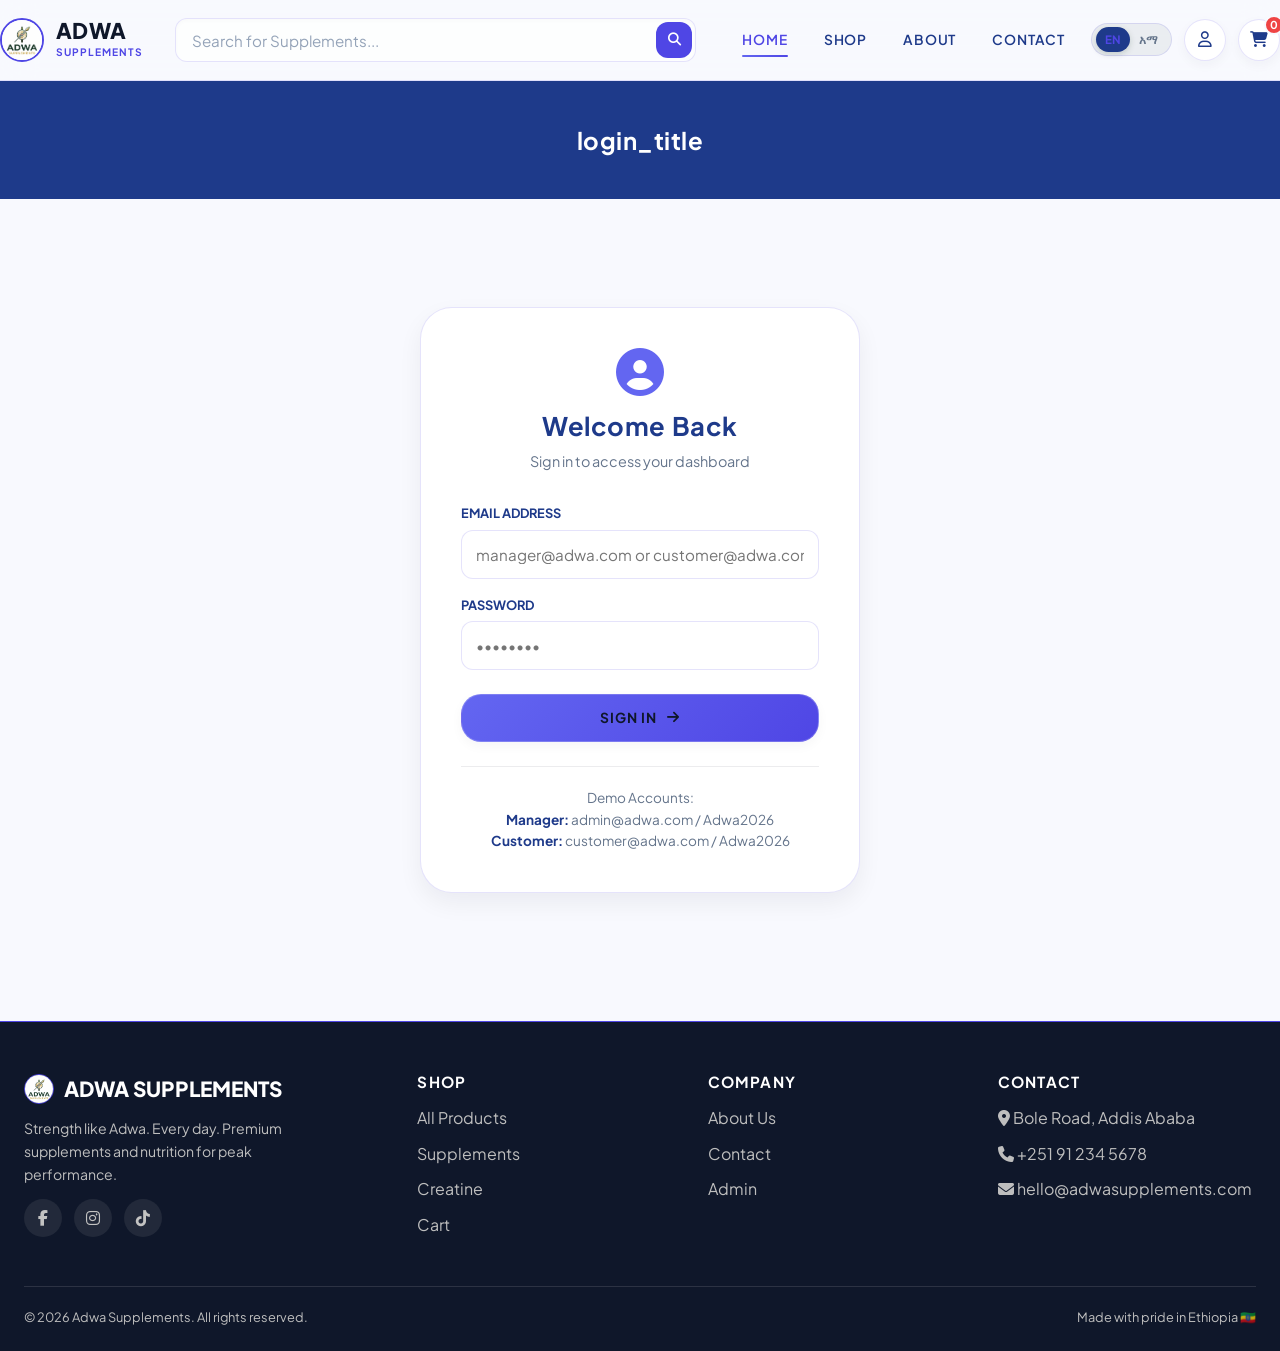
<file: login.html>
<!DOCTYPE html>
<html lang="en">
<head>
  <meta charset="UTF-8">
  <meta name="viewport" content="width=device-width, initial-scale=1.0">
  <title>Login — Adwa Supplements</title>
  <meta name="description" content="Log in to your Adwa Supplements account.">
  <meta name="theme-color" content="#0B2218">

  <link rel="preconnect" href="https://fonts.googleapis.com">
  <link rel="preconnect" href="https://fonts.gstatic.com" crossorigin>
  <link href="https://fonts.googleapis.com/css2?family=Cinzel:wght@500;600;700;800&family=Noto+Sans+Ethiopic:wght@400;500;600;700&family=Plus+Jakarta+Sans:wght@400;500;600;700&display=swap" rel="stylesheet">
  <link rel="stylesheet" href="https://cdnjs.cloudflare.com/ajax/libs/font-awesome/6.5.1/css/all.min.css">
  <link rel="stylesheet" href="css/global.css">
  <link rel="stylesheet" href="css/page.css">
</head>
<body>

  <div id="header-placeholder"></div>

  <main>
    <section class="page-content active" id="view-login">
      <div style="background:var(--blue-deep);color:#fff;padding:44px 0;text-align:center;">
        <h1 style="color:#fff;" data-i18n="login_title">Account Portal</h1>
      </div>
      <div class="section">
        <div class="wrap" style="display:flex;justify-content:center;padding:40px 0;">
          <div style="width:100%;max-width:440px;background:var(--bg-card);border:1px solid var(--line-accent);border-radius:var(--radius-lg);padding:40px;box-shadow:var(--shadow-md);">
            <div style="text-align:center;margin-bottom:30px;">
              <i class="fa-solid fa-user-circle" style="font-size:3rem;color:var(--accent-bright);margin-bottom:14px;"></i>
              <h2 style="font-size:1.6rem;color:var(--blue-deep);">Welcome Back</h2>
              <p style="color:var(--ink-muted);font-size:0.9rem;margin-top:8px;">Sign in to access your dashboard</p>
            </div>
            
            <form onsubmit="handleLogin(event)">
              <div style="margin-bottom:16px;">
                <label style="font-size:0.8rem;font-weight:700;text-transform:uppercase;color:var(--blue-deep);display:block;margin-bottom:6px;">Email Address</label>
                <input type="email" id="loginEmail" required placeholder="manager@adwa.com or customer@adwa.com" style="width:100%;padding:14px;border:1.5px solid var(--line-accent);border-radius:var(--radius-sm);">
              </div>
              <div style="margin-bottom:24px;">
                <label style="font-size:0.8rem;font-weight:700;text-transform:uppercase;color:var(--blue-deep);display:block;margin-bottom:6px;">Password</label>
                <input type="password" id="loginPass" required placeholder="••••••••" style="width:100%;padding:14px;border:1.5px solid var(--line-accent);border-radius:var(--radius-sm);">
              </div>
              
              <div id="loginErrorMsg" style="display:none;color:var(--red);font-size:0.85rem;margin-bottom:16px;text-align:center;font-weight:700;">
                <i class="fa-solid fa-circle-exclamation"></i> Invalid email or password.
              </div>

              <button type="submit" class="btn btn-primary btn-block">
                Sign In <i class="fa-solid fa-arrow-right"></i>
              </button>
            </form>
            
            <div style="text-align:center;margin-top:24px;font-size:0.85rem;color:var(--ink-muted);padding-top:20px;border-top:1px solid var(--line);">
              Demo Accounts:<br>
              <strong style="color:var(--blue-deep);">Manager:</strong> admin@adwa.com / Adwa2026<br>
              <strong style="color:var(--blue-deep);">Customer:</strong> customer@adwa.com / Adwa2026
            </div>
          </div>
        </div>
      </div>
    </section>
  </main>

  <div id="footer-placeholder"></div>
  <div id="mobile-nav-placeholder"></div>
  <script src="js/components.js"></script>
  <script src="js/global.js"></script>
</body>
</html>
</file>
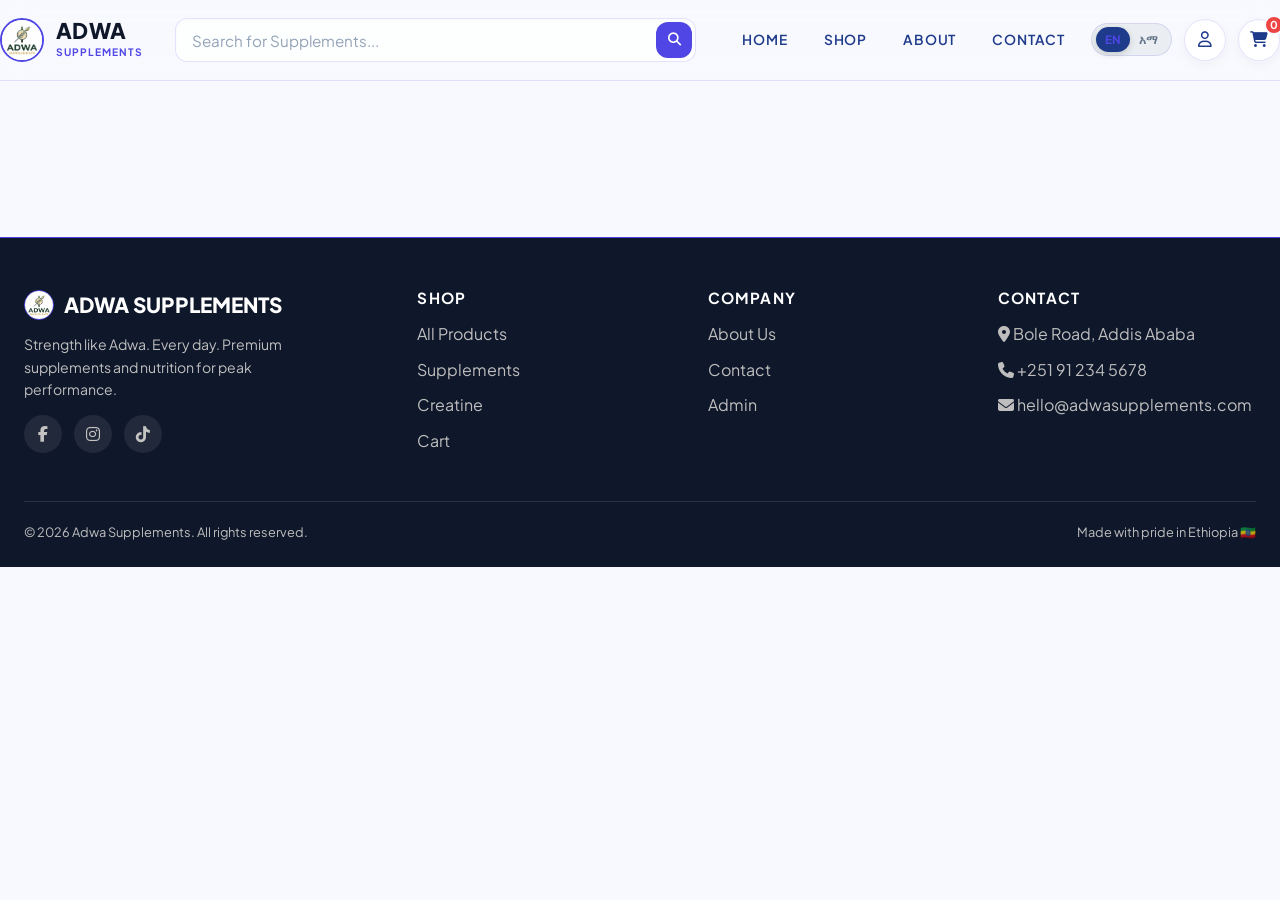
<file: product.html>
<!DOCTYPE html>
<html lang="en">
<head>
  <meta charset="UTF-8">
  <meta name="viewport" content="width=device-width, initial-scale=1.0">
  <title>Product — Adwa Supplements</title>
  <meta name="description" content="View product details, specifications, and add to cart.">
  <meta name="theme-color" content="#0B2218">

  <link rel="preconnect" href="https://fonts.googleapis.com">
  <link rel="preconnect" href="https://fonts.gstatic.com" crossorigin>
  <link href="https://fonts.googleapis.com/css2?family=Cinzel:wght@500;600;700;800&family=Noto+Sans+Ethiopic:wght@400;500;600;700&family=Plus+Jakarta+Sans:wght@400;500;600;700&display=swap" rel="stylesheet">
  <link rel="stylesheet" href="https://cdnjs.cloudflare.com/ajax/libs/font-awesome/6.5.1/css/all.min.css">
  <link rel="stylesheet" href="css/global.css">
  <link rel="stylesheet" href="css/page.css">
</head>
<body>

  <div id="header-placeholder"></div>

  <main>
    <section class="page-content active" id="view-product">
      <div class="section">
        <div class="wrap" id="productDetailWrap"></div>
      </div>
    </section>
  </main>

  <!-- Mobile Sticky Buy Bar -->
  <div class="mobile-sticky-buy" id="mobileStickyBuyBar">
    <span class="pd-price" id="mobileStickyPrice"></span>
    <button class="btn btn-primary" onclick="addStickyDetailToCart()">
      <i class="fa-solid fa-bag-shopping"></i> Add to Cart
    </button>
  </div>

  <div id="footer-placeholder"></div>
  <div id="mobile-nav-placeholder"></div>
  <script src="js/components.js"></script>
  <script src="js/global.js"></script>
</body>
</html>
</file>
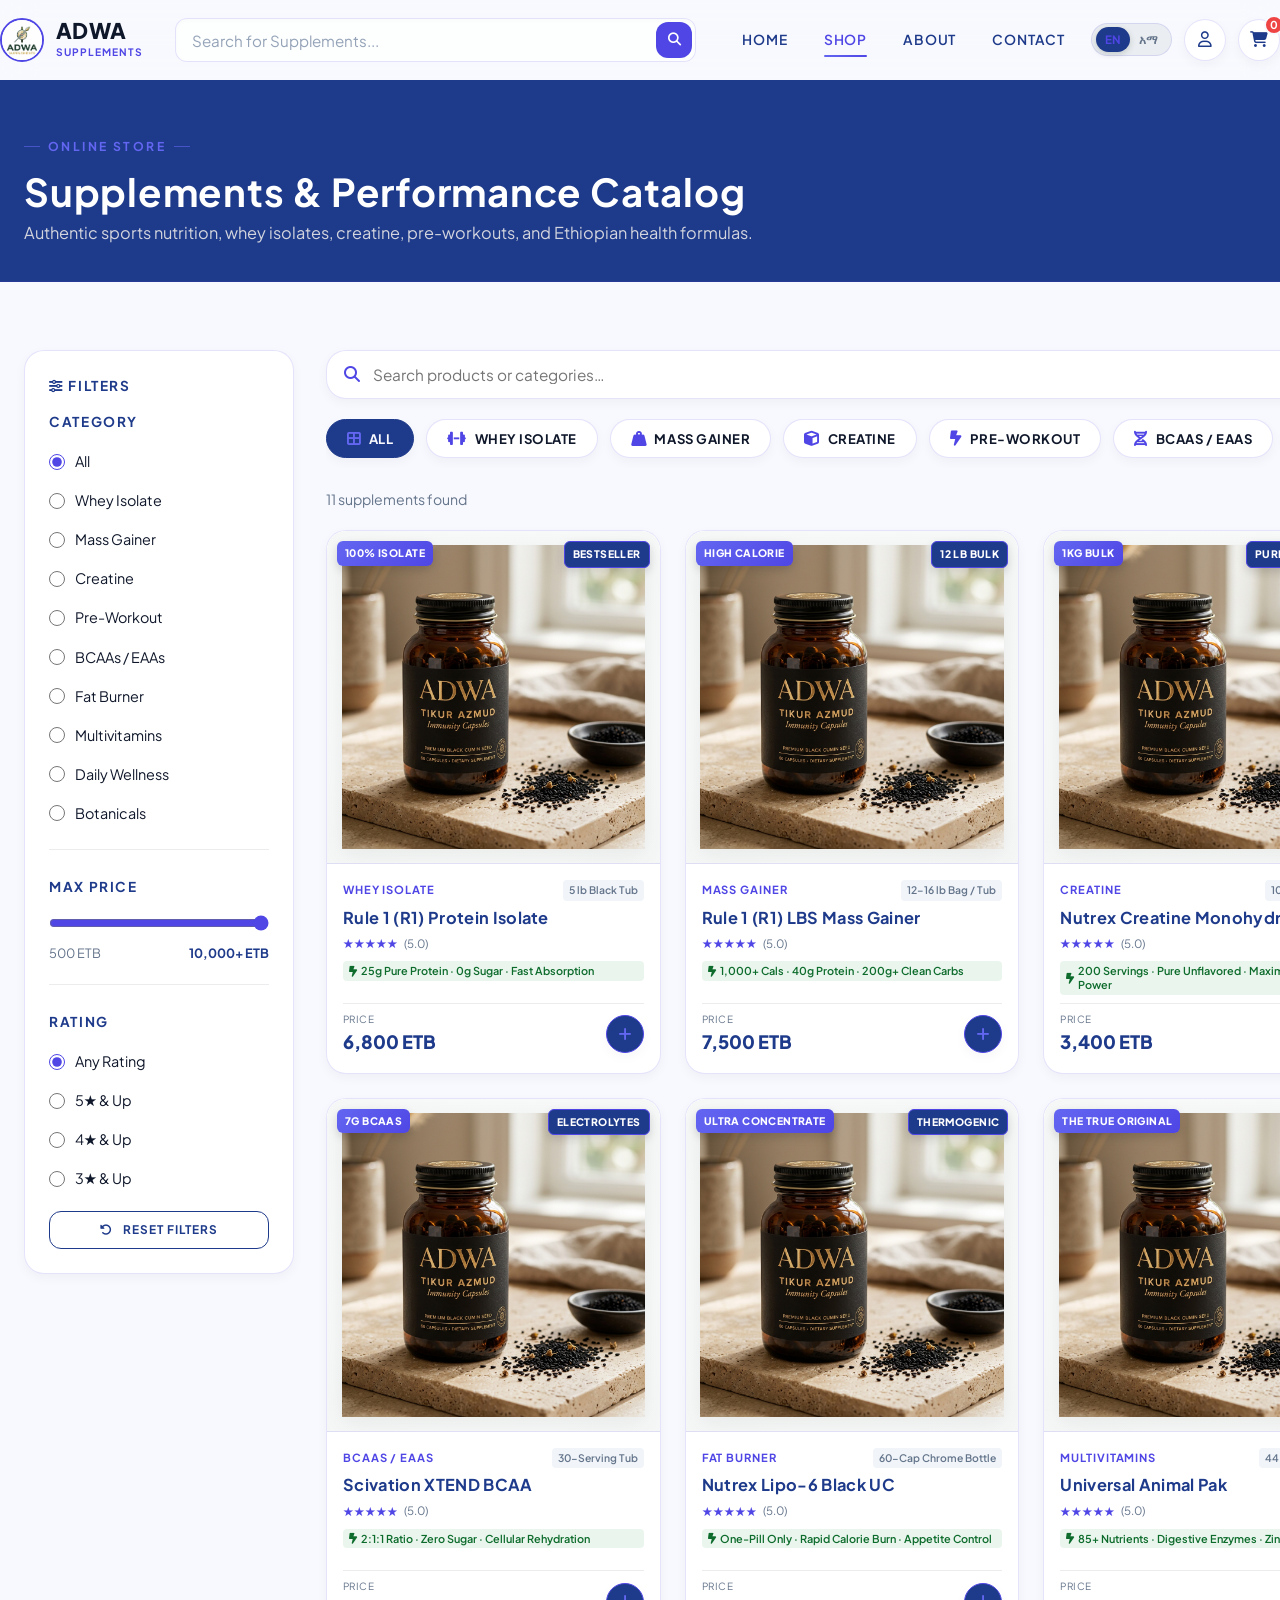
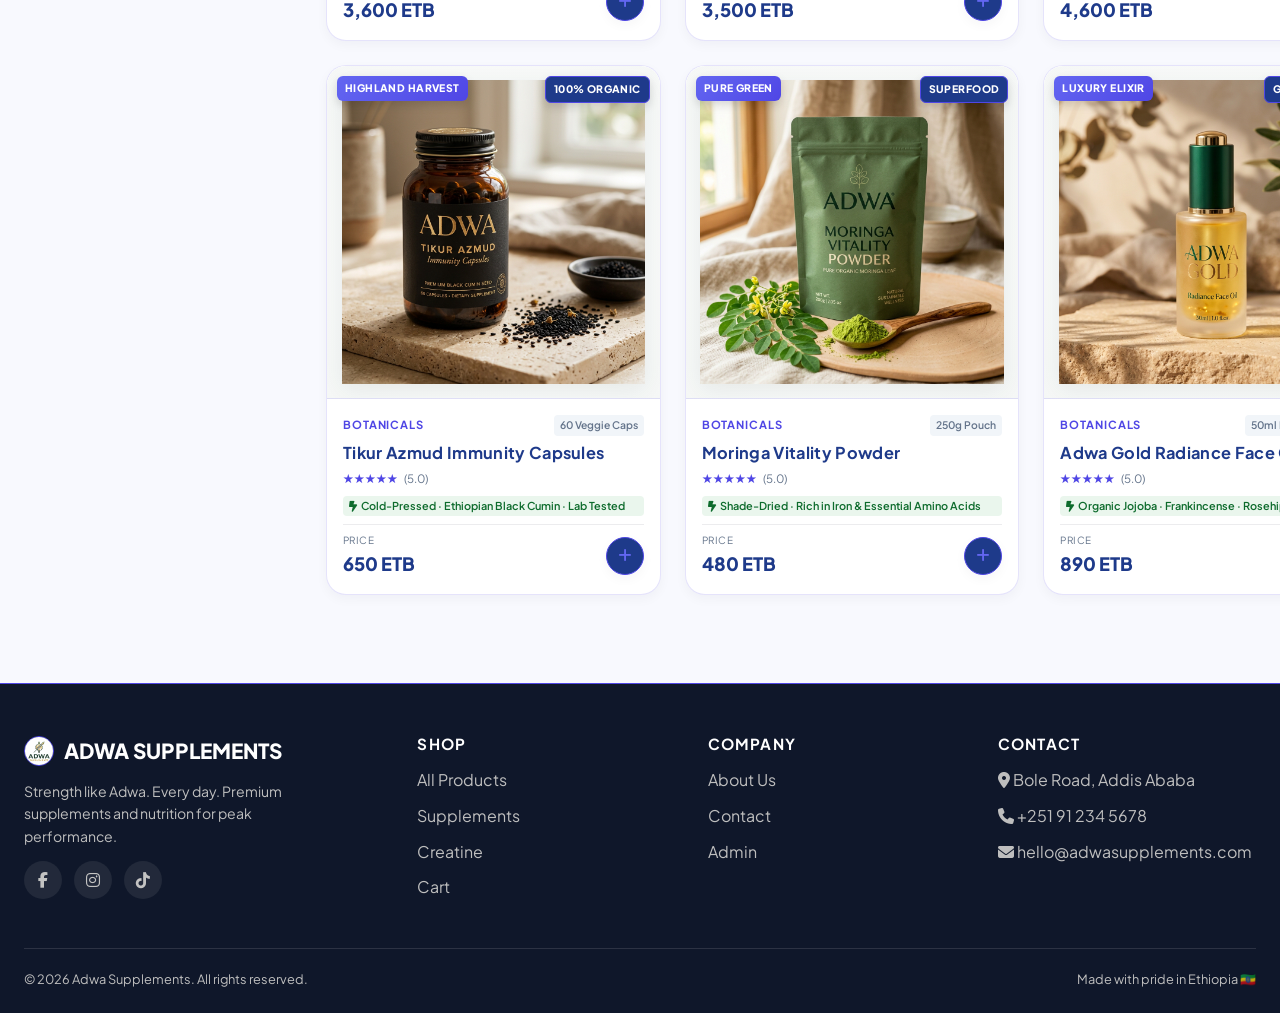
<file: shop.html>
<!DOCTYPE html>
<html lang="en">

<head>
  <meta charset="UTF-8">
  <meta name="viewport" content="width=device-width, initial-scale=1.0">
  <title>Shop — Adwa Supplements</title>
  <meta name="description"
    content="Browse our full catalog of premium supplements, whey protein isolates, creatine, pre-workouts, and Ethiopian botanical formulas.">
  <meta name="theme-color" content="#0B2218">

  <link rel="preconnect" href="https://fonts.googleapis.com">
  <link rel="preconnect" href="https://fonts.gstatic.com" crossorigin>
  <link
    href="https://fonts.googleapis.com/css2?family=Cinzel:wght@500;600;700;800&family=Noto+Sans+Ethiopic:wght@400;500;600;700&family=Plus+Jakarta+Sans:wght@400;500;600;700&display=swap"
    rel="stylesheet">
  <link rel="stylesheet" href="https://cdnjs.cloudflare.com/ajax/libs/font-awesome/6.5.1/css/all.min.css">
  <link rel="stylesheet" href="css/global.css">
  <link rel="stylesheet" href="css/page.css">
</head>

<body class="page-shop">

  <div id="header-placeholder"></div>

  <main>
    <section class="page-content active" id="view-shop">
      <div class="shop-hero-banner">
        <div class="wrap">
          <span class="eyebrow" style="color:var(--accent-bright);">Online Store</span>
          <h1>Supplements &amp; Performance Catalog</h1>
          <p>Authentic sports nutrition, whey isolates, creatine, pre-workouts, and Ethiopian health formulas.</p>
        </div>
      </div>

      <div class="section">
        <div class="wrap">
          <div class="shop-layout">
            <!-- Mobile overlay -->
            <div class="shop-filter-overlay" id="shopFilterOverlay" onclick="toggleMobileFilters(false)"></div>
            <!-- Desktop Sticky Sidebar -->
            <aside class="shop-sidebar" id="shopSidebar">
              <div class="filter-heading">
                <span><i class="fa-solid fa-sliders"></i> <span data-i18n="filters_title">Filters</span></span>
                <button class="mobile-close-filter" onclick="toggleMobileFilters(false)"><i
                    class="fa-solid fa-xmark"></i></button>
              </div>
              <div class="filter-group">
                <div class="filter-heading" data-i18n="filter_category">Category</div>
                <div class="filter-list" id="sideCategoryList"></div>
              </div>
              <div class="filter-group">
                <div class="filter-heading" data-i18n="filter_price">Max Price</div>
                <input type="range" id="priceRangeSlider" min="500" max="10000" step="100" value="10000"
                  oninput="onPriceChange(this.value)" style="width:100%;accent-color:var(--accent-primary);">
                <div
                  style="display:flex;justify-content:space-between;font-size:0.8rem;color:var(--ink-muted);margin-top:6px;">
                  <span>500 ETB</span>
                  <span id="priceRangeDisplay" style="font-weight:700;color:var(--blue-deep);">10,000+ ETB</span>
                </div>
              </div>
              <div class="filter-group">
                <div class="filter-heading" data-i18n="filter_rating">Rating</div>
                <div class="filter-list" id="sideRatingList"></div>
              </div>
              <button class="btn btn-outline btn-block btn-sm" onclick="resetFilters()">
                <i class="fa-solid fa-rotate-left"></i> <span data-i18n="reset_filters">Reset Filters</span>
              </button>
            </aside>

            <!-- Main Shop Catalog -->
            <div class="shop-main-catalog">
              <!-- Search Bar -->
              <div class="search-container">
                <i class="fa-solid fa-magnifying-glass"></i>
                <input type="text" id="shopSearchInput" placeholder="Search products or categories…"
                  data-i18n-placeholder="search_placeholder" oninput="onSearchInput(this.value)">
              </div>

              <!-- Promotional Banner Carousel (mobile only, JS-populated) -->
              <div id="promoBannerCarousel" class="promo-carousel-wrap"></div>

              <!-- Category Pills Row -->
              <div class="cat-row" id="shopCategoryRow" style="margin-bottom:20px;"></div>

              <div class="shop-toolbar">
                <span class="result-count" id="resultCount">Loading products…</span>
                <div class="shop-toolbar-actions">
                  <button class="btn btn-outline btn-sm mobile-filter-btn" onclick="toggleMobileFilters(true)">
                    <i class="fa-solid fa-sliders"></i> Filters
                  </button>
                  <div class="mobile-sort-wrap" id="mobileSortWrap">
                    <button class="btn btn-outline btn-sm mobile-sort-btn" onclick="toggleMobileSort()">
                      <i class="fa-solid fa-arrow-down-short-wide"></i> Sort
                    </button>
                    <div class="mobile-sort-dropdown" id="mobileSortDropdown">
                      <button class="sort-option active" data-sort="default"
                        onclick="setSort('default')">Default</button>
                      <button class="sort-option" data-sort="price-asc" onclick="setSort('price-asc')">Price: Low →
                        High</button>
                      <button class="sort-option" data-sort="price-desc" onclick="setSort('price-desc')">Price: High →
                        Low</button>
                      <button class="sort-option" data-sort="name-asc" onclick="setSort('name-asc')">Name: A →
                        Z</button>
                    </div>
                  </div>
                </div>
              </div>

              <div class="product-grid" id="shopGrid"></div>

              <div id="shopEmptyState" class="shop-empty-state" style="display:none;">
                <i class="fa-solid fa-capsules"></i>
                <h3>No supplements found</h3>
                <p>Try another search or clear your filters.</p>
                <button class="btn btn-outline" onclick="resetFilters()"><i class="fa-solid fa-rotate-left"></i> Clear
                  Filters</button>
              </div>
            </div>
          </div>
        </div>
      </div>
    </section>
  </main>

  <div id="footer-placeholder"></div>
  <div id="mobile-nav-placeholder"></div>
  <script src="js/components.js"></script>
  <script src="js/global.js"></script>
</body>

</html>
</file>
<file: css/global.css>
/* ============================================================
   ADWA SUPPLEMENTS — LUXURY WELLNESS DESIGN SYSTEM
   Strength like Adwa. Rooted in Ethiopian Botanicals.
   ============================================================ */

:root {
  /* BioHack Modern Palette */
  --blue-deep: #1E3A8A;
  --blue-darker: #0F172A;
  --blue-mid: #3B82F6;
  --purple-primary: #4F46E5;
  --purple-soft: #818CF8;
  --blue-tint: rgba(30, 58, 138, 0.05);

  /* Accents */
  --accent-primary: #4F46E5;
  --accent-bright: #6366F1;
  --accent-soft: #818CF8;
  --accent-light: #E0E7FF;
  --accent-glow: rgba(79, 70, 229, 0.28);
  --accent-grad: linear-gradient(135deg, #6366F1 0%, #4F46E5 100%);
  --accent-grad-hover: linear-gradient(135deg, #818CF8 0%, #6366F1 100%);

  /* Utility Colors */
  --red: #EF4444;
  --red-dark: #B91C1C;
  --red-soft: #FEE2E2;

  /* Neutral Backgrounds */
  --bg-body: #F8F9FE;
  --bg-surface: #F1F5F9;
  --bg-card: #FFFFFF;
  --bg-card-alt: #F8FAFC;

  /* Typography & Lines */
  --ink: #0F172A;
  --ink-muted: #64748B;
  --ink-light: #94A3B8;
  --line: rgba(15, 23, 42, 0.08);
  --line-accent: rgba(79, 70, 229, 0.15);

  /* Shadows & Glass */
  --glass-bg: rgba(248, 249, 254, 0.85);
  --glass-border: rgba(79, 70, 229, 0.15);
  --glass-card: rgba(255, 255, 255, 0.85);
  --shadow-sm: 0 4px 12px rgba(15, 23, 42, 0.04);
  --shadow-md: 0 10px 24px rgba(15, 23, 42, 0.06);
  --shadow-lg: 0 24px 48px rgba(15, 23, 42, 0.08);
  --shadow-accent: 0 8px 24px rgba(79, 70, 229, 0.25);

  /* Sizing */
  --radius-sm: 12px;
  --radius-md: 20px;
  --radius-lg: 32px;
  --radius-full: 9999px;
  --header-h: 80px;

  /* Typography */
  --font-serif: var(--font-body);
  --font-body: 'Plus Jakarta Sans', -apple-system, BlinkMacSystemFont, sans-serif;
  --font-ethiop: 'Noto Sans Ethiopic', sans-serif;
}

/* ============================================================
   RESET & BASE
   ============================================================ */
*, *::before, *::after {
  box-sizing: border-box;
  margin: 0;
  padding: 0;
}

html {
  scroll-behavior: smooth;
  font-size: 16px;
}

body {
  font-family: var(--font-body);
  background-color: var(--bg-body);
  color: var(--ink);
  line-height: 1.6;
  -webkit-font-smoothing: antialiased;
  -moz-osx-font-smoothing: grayscale;
  overflow-x: hidden;
  transition: padding-bottom 0.2s ease;
}

body.lang-am {
  font-family: var(--font-ethiop), var(--font-body);
}

h1, h2, h3, h4, h5, .font-heading {
  font-family: var(--font-serif);
  color: var(--blue-deep);
  line-height: 1.25;
  letter-spacing: 0.02em;
}

body.lang-am h1, body.lang-am h2, body.lang-am h3, body.lang-am h4 {
  font-family: var(--font-ethiop);
  letter-spacing: 0;
}

a {
  color: inherit;
  text-decoration: none;
  transition: color 0.2s ease, opacity 0.2s ease;
}

button {
  font-family: inherit;
  cursor: pointer;
  border: none;
  background: none;
}

img {
  max-width: 100%;
  height: auto;
  display: block;
}

input, select, textarea {
  font-family: inherit;
  font-size: 0.95rem;
  color: var(--ink);
}

::selection {
  background: var(--accent-primary-light);
  color: var(--blue-deep);
}

:focus-visible {
  outline: 2px solid var(--accent-primary);
  outline-offset: 3px;
}

.wrap {
  width: 100%;
  max-width: 1280px;
  margin: 0 auto;
  padding: 0 24px;
}

/* ============================================================
   TYPOGRAPHY HELPERS
   ============================================================ */
.eyebrow {
  display: inline-flex;
  align-items: center;
  gap: 8px;
  font-family: var(--font-serif);
  font-size: 0.76rem;
  letter-spacing: 0.2em;
  text-transform: uppercase;
  color: var(--accent-primary);
  font-weight: 700;
  margin-bottom: 8px;
}

.eyebrow::before, .eyebrow::after {
  content: "";
  width: 16px;
  height: 1.5px;
  background: currentColor;
  opacity: 0.6;
}

body.lang-am .eyebrow {
  font-family: var(--font-ethiop);
  letter-spacing: 0.05em;
}

.lead {
  font-size: 1.08rem;
  color: var(--ink-muted);
  line-height: 1.7;
}

/* ============================================================
   BUTTON SYSTEM
   ============================================================ */
.btn {
  display: inline-flex;
  align-items: center;
  justify-content: center;
  gap: 10px;
  padding: 13px 26px;
  font-family: var(--font-serif);
  font-size: 0.86rem;
  font-weight: 700;
  letter-spacing: 0.08em;
  text-transform: uppercase;
  border-radius: var(--radius-md);
  border: 1.5px solid transparent;
  min-height: 48px;
  cursor: pointer;
  transition: all 0.28s cubic-bezier(0.16, 1, 0.3, 1);
  box-shadow: none;
  white-space: nowrap;
}

body.lang-am .btn {
  font-family: var(--font-ethiop);
  letter-spacing: 0.02em;
}

.btn-primary {
  background: var(--accent-primary-grad);
  color: var(--blue-darker);
  box-shadow: var(--shadow-sm);
  border-color: rgba(255, 255, 255, 0.2);
}

.btn-primary:hover {
  background: var(--accent-primary-grad-hover);
  transform: translateY(-2px);
  box-shadow: var(--shadow-accent);
}

.btn-dark {
  background: var(--blue-deep);
  color: var(--bg-body);
}

.btn-dark:hover {
  background: var(--blue-mid);
  transform: translateY(-2px);
  box-shadow: var(--shadow-md);
}

.btn-outline {
  border-color: var(--blue-deep);
  color: var(--blue-deep);
  background: transparent;
}

.btn-outline:hover {
  background: var(--blue-deep);
  color: var(--bg-body);
  transform: translateY(-2px);
}

.btn-outline-gold {
  border-color: var(--accent-primary);
  color: var(--accent-primary);
  background: rgba(212, 160, 43, 0.06);
}

.btn-outline-gold:hover {
  background: var(--accent-primary);
  color: var(--blue-darker);
  transform: translateY(-2px);
}

.btn-outline-light {
  border-color: rgba(250, 247, 240, 0.4);
  color: var(--bg-body);
  background: rgba(250, 247, 240, 0.05);
  backdrop-filter: blur(8px);
}

.btn-outline-light:hover {
  background: var(--bg-body);
  color: var(--blue-deep);
  border-color: var(--bg-body);
  transform: translateY(-2px);
}

.btn-danger {
  background: var(--red);
  color: #fff;
}

.btn-danger:hover {
  background: var(--red-dark);
}

.btn-sm {
  padding: 8px 16px;
  font-size: 0.74rem;
  min-height: 38px;
  border-radius: var(--radius-sm);
}

.btn-block {
  width: 100%;
}

.btn:disabled {
  opacity: 0.45;
  cursor: not-allowed;
  transform: none !important;
  box-shadow: none !important;
}

/* ============================================================
   STICKY LUXURY HEADER
   ============================================================ */
#header-placeholder {
  position: sticky;
  top: 0;
  z-index: 500;
}

.site-header {
  background: var(--glass-bg);
  backdrop-filter: blur(16px);
  -webkit-backdrop-filter: blur(16px);
  border-bottom: 1px solid var(--line-accent);
  transition: box-shadow 0.3s ease, background 0.3s ease;
}

.site-header.scrolled {
  box-shadow: 0 10px 30px rgba(30, 58, 138, 0.08);
  background: rgba(255, 255, 255, 0.96);
}

/* Mobile-First Header Layout */
.header-inner {
  display: grid;
  grid-template-columns: 42px 1fr auto;
  grid-template-areas: 
    "hamburger logo actions"
    "search search search";
  gap: 12px 16px;
  padding: 12px 0 16px 0;
  align-items: center;
}

.header-hamburger {
  grid-area: hamburger;
}

.header-logo {
  grid-area: logo;
  display: flex;
  justify-content: center;
}

.header-search {
  grid-area: search;
}

.header-actions-wrapper {
  grid-area: actions;
  display: flex;
  align-items: center;
  gap: 12px;
}

.header-lang-toggle {
  display: none;
}

/* Brand Logo */
.brand-logo {
  display: flex;
  align-items: center;
  gap: 12px;
  text-decoration: none;
}

.brand-emblem {
  width: 44px;
  height: 44px;
  border-radius: 50%;
  overflow: hidden;
  border: 2px solid var(--accent-primary);
  background: #fff;
  box-shadow: 0 0 12px var(--shadow-accent);
  display: flex;
  align-items: center;
  justify-content: center;
  transition: transform 0.3s ease;
  flex-shrink: 0;
}

.brand-logo:hover .brand-emblem {
  transform: rotate(5deg) scale(1.04);
}

.brand-emblem img {
  width: 100%;
  height: 100%;
  object-fit: cover;
}

.brand-text {
  display: flex;
  flex-direction: column;
}

.brand-title {
  font-family: var(--font-body);
  font-size: 1.35rem;
  font-weight: 800;
  letter-spacing: 0.02em;
  color: var(--blue-darker);
  line-height: 1;
}

.brand-subtitle {
  font-size: 0.64rem;
  font-weight: 700;
  letter-spacing: 0.1em;
  text-transform: uppercase;
  color: var(--accent-primary);
  margin-top: 3px;
}

/* Nav Menu */
.main-nav {
  display: none;
  align-items: center;
  gap: 8px;
}

@media (min-width: 1024px) {
  .main-nav {
    display: flex;
  }
}

.nav-link {
  font-family: var(--font-serif);
  font-size: 0.86rem;
  letter-spacing: 0.06em;
  text-transform: uppercase;
  color: var(--blue-deep);
  padding: 10px 14px;
  border-radius: var(--radius-sm);
  position: relative;
  font-weight: 600;
  transition: color 0.2s ease;
}

body.lang-am .nav-link {
  font-family: var(--font-ethiop);
  letter-spacing: 0.02em;
}

.nav-link::after {
  content: "";
  position: absolute;
  left: 14px;
  right: 14px;
  bottom: 4px;
  height: 2px;
  background: var(--accent-primary-grad);
  border-radius: 2px;
  transform: scaleX(0);
  transform-origin: center;
  transition: transform 0.24s cubic-bezier(0.16, 1, 0.3, 1);
}

.nav-link:hover::after,
.nav-link.active::after {
  transform: scaleX(1);
}

.nav-link.active {
  color: var(--purple-primary);
}

/* Header Action Icons */
.header-actions {
  display: flex;
  align-items: center;
  gap: 12px;
}

/* Language Toggle Switcher */
.lang-toggle {
  display: inline-flex;
  align-items: center;
  background: rgba(21, 57, 43, 0.06);
  border: 1px solid var(--line-accent);
  border-radius: var(--radius-full);
  padding: 3px 4px;
  cursor: pointer;
  transition: all 0.2s ease;
}

.lang-btn {
  font-family: var(--font-body);
  font-size: 0.72rem;
  font-weight: 700;
  padding: 5px 9px;
  border-radius: var(--radius-full);
  color: var(--ink-muted);
  transition: all 0.2s ease;
}

.lang-btn.active {
  background: var(--blue-deep);
  color: var(--accent-primary);
  box-shadow: 0 2px 6px rgba(11, 34, 24, 0.18);
}

.icon-btn {
  position: relative;
  width: 42px;
  height: 42px;
  border-radius: 50%;
  border: 1px solid var(--line-accent);
  background: var(--bg-card);
  display: flex;
  align-items: center;
  justify-content: center;
  color: var(--blue-deep);
  font-size: 0.98rem;
  transition: all 0.22s ease;
  box-shadow: var(--shadow-sm);
}

.icon-btn:hover {
  transform: translateY(-2px);
  border-color: var(--accent-primary);
  color: var(--accent-primary);
  box-shadow: var(--shadow-accent);
}

.cart-badge {
  position: absolute;
  top: -5px;
  right: -5px;
  background: var(--red);
  color: #fff;
  font-size: 0.68rem;
  font-weight: 700;
  min-width: 20px;
  height: 20px;
  border-radius: 50%;
  display: flex;
  align-items: center;
  justify-content: center;
  padding: 0 4px;
  border: 2px solid var(--bg-body);
  transition: transform 0.2s cubic-bezier(0.175, 0.885, 0.32, 1.275);
}

.cart-badge.bump {
  animation: badgePop 0.35s ease;
}

@keyframes badgePop {
  0% { transform: scale(1); }
  50% { transform: scale(1.35); }
  100% { transform: scale(1); }
}

.menu-trigger {
  display: flex;
}

@media (min-width: 1024px) {
  .menu-trigger {
    display: none;
  }
  
  .header-inner {
    grid-template-columns: auto 1fr auto;
    grid-template-areas: "logo search actions";
    gap: 32px;
    padding: 0;
    height: var(--header-h);
  }

  .header-logo {
    justify-content: flex-start;
  }
  
  .header-hamburger {
    display: none;
  }

  .header-lang-toggle {
    display: inline-flex;
  }
}

/* Header Search Form */
.header-search-form {
  width: 100%;
}

.search-input-wrapper {
  position: relative;
  display: flex;
  align-items: center;
  width: 100%;
}

.header-search-input {
  width: 100%;
  height: 44px;
  padding: 0 44px 0 16px;
  border-radius: var(--radius-sm);
  border: 1px solid var(--line-accent);
  background: rgba(255, 255, 255, 0.8);
  font-family: var(--font-body);
  font-size: 0.95rem;
  color: var(--blue-darker);
  box-shadow: inset 0 2px 4px rgba(15, 23, 42, 0.02);
  transition: all 0.2s ease;
}

.header-search-input:focus {
  outline: none;
  border-color: var(--accent-primary);
  background: #fff;
  box-shadow: 0 0 0 3px rgba(79, 70, 229, 0.15);
}

.header-search-input::placeholder {
  color: var(--ink-light);
}

.header-search-btn {
  position: absolute;
  right: 4px;
  width: 36px;
  height: 36px;
  border-radius: var(--radius-sm);
  background: var(--accent-primary);
  color: #fff;
  display: flex;
  align-items: center;
  justify-content: center;
  transition: background 0.2s ease;
}

.header-search-btn:hover {
  background: var(--blue-deep);
}

/* Mobile Drawer Nav */
.mobile-drawer {
  position: fixed;
  inset: 0;
  background: rgba(6, 22, 15, 0.6);
  backdrop-filter: blur(6px);
  z-index: 999;
  opacity: 0;
  pointer-events: none;
  transition: opacity 0.3s ease;
}

.mobile-drawer.open {
  opacity: 1;
  pointer-events: auto;
}

.drawer-panel {
  position: absolute;
  top: 0;
  left: 0;
  width: 82%;
  max-width: 320px;
  height: 100%;
  background: var(--bg-body);
  border-right: 1px solid var(--line-accent);
  padding: 24px;
  transform: translateX(-100%);
  transition: transform 0.32s cubic-bezier(0.16, 1, 0.3, 1);
  display: flex;
  flex-direction: column;
}

.mobile-drawer.open .drawer-panel {
  transform: translateX(0);
}

.drawer-head {
  display: flex;
  align-items: center;
  justify-content: space-between;
  padding-bottom: 20px;
  border-bottom: 1px solid var(--line);
  margin-bottom: 16px;
}

.drawer-links {
  display: flex;
  flex-direction: column;
  gap: 4px;
}

.drawer-links a {
  font-family: var(--font-serif);
  font-size: 1.05rem;
  font-weight: 600;
  padding: 12px 10px;
  border-radius: var(--radius-sm);
  color: var(--blue-deep);
  display: flex;
  align-items: center;
  justify-content: space-between;
}

body.lang-am .drawer-links a {
  font-family: var(--font-ethiop);
}

.drawer-links a:hover,
.drawer-links a.active {
  background: var(--accent-primary-light);
  color: var(--blue-darker);
}

/* ============================================================
   PAGE CONTAINER & ROUTER
   ============================================================ */
.page-content {
  display: none;
  animation: pageFade 0.36s cubic-bezier(0.16, 1, 0.3, 1);
}

.page-content.active {
  display: block;
}

@keyframes pageFade {
  from { opacity: 0; transform: translateY(8px); }
  to { opacity: 1; transform: translateY(0); }
}

/* ============================================================
   HERO SECTION — LUXURY ETHIOPIAN WELLNESS
   ============================================================ */
.hero {
  position: relative;
  overflow: hidden;
  background: linear-gradient(135deg, #F8F9FE 0%, #E0E7FF 100%);
  color: var(--ink);
  padding: 80px 0 100px;
}

.hero::before {
  content: "";
  position: absolute;
  inset: 0;
  background-image: radial-gradient(circle at 80% 20%, rgba(99, 102, 241, 0.15) 0, transparent 40%),
                    radial-gradient(circle at 10% 80%, rgba(59, 130, 246, 0.1) 0, transparent 45%);
  pointer-events: none;
}

.hero-grid {
  position: relative;
  z-index: 2;
  display: grid;
  grid-template-columns: 1fr;
  gap: 48px;
  align-items: center;
}

@media (min-width: 960px) {
  .hero-grid {
    grid-template-columns: 1.1fr 0.9fr;
  }
}

.hero-content {
  max-width: 600px;
}

.hero h1 {
  font-size: 2.7rem;
  line-height: 1.12;
  margin-bottom: 20px;
  font-weight: 800;
}

@media (min-width: 768px) {
  .hero h1 {
    font-size: 3.6rem;
  }
}

.hero p.lead {
  font-size: 1.1rem;
  margin-bottom: 32px;
}

.hero-cta {
  display: flex;
  flex-wrap: wrap;
  gap: 16px;
  margin-bottom: 38px;
}

.hero-badges {
  display: grid;
  grid-template-columns: repeat(3, 1fr);
  gap: 16px;
  border-top: 1px solid rgba(15, 23, 42, 0.08);
  padding-top: 24px;
}

.hero-badge-item {
  display: flex;
  align-items: center;
  gap: 10px;
  font-size: 0.82rem;
  font-weight: 600;
}

/* Dashboard Layout Styling */
.dashboard-layout {
  position: relative;
  width: 100%;
  aspect-ratio: 4/5;
}

@media (min-width: 768px) {
  .dashboard-layout {
    aspect-ratio: 1/1;
  }
}

.dash-card {
  background: rgba(255, 255, 255, 0.85);
  backdrop-filter: blur(12px);
  border: 1px solid rgba(255, 255, 255, 0.5);
  border-radius: var(--radius-lg);
  box-shadow: 0 10px 30px rgba(30, 58, 138, 0.08);
  position: absolute;
  padding: 20px;
  transition: transform 0.3s ease;
}

.dash-card:hover {
  transform: translateY(-5px);
}

.main-card {
  width: 70%;
  left: 15%;
  top: 10%;
  z-index: 2;
  text-align: center;
  padding: 30px 20px;
  cursor: pointer;
}

.main-card .card-bg {
  position: absolute;
  inset: 0;
  background: linear-gradient(180deg, #FFFFFF 0%, #F1F5F9 100%);
  border-radius: var(--radius-lg);
  z-index: -1;
}

.main-card img {
  width: 100%;
  max-width: 180px;
  margin: 0 auto 20px;
  filter: drop-shadow(0 10px 20px rgba(0,0,0,0.1));
}

.main-card h4 {
  font-size: 1.1rem;
  color: var(--blue-darker);
  margin-bottom: 4px;
}

.main-card p {
  font-size: 0.85rem;
  color: var(--ink-muted);
  margin-bottom: 12px;
}

.main-card .price {
  font-weight: 800;
  color: var(--blue-deep);
  font-size: 1.2rem;
}

.main-card .quick-add {
  position: absolute;
  bottom: -20px;
  right: -20px;
  background: var(--blue-deep);
  color: #fff;
  width: 40px;
  height: 40px;
  border-radius: 50%;
  display: flex;
  align-items: center;
  justify-content: center;
  box-shadow: 0 4px 12px rgba(30, 58, 138, 0.3);
  border: none;
  cursor: pointer;
}

.support-card {
  top: 60%;
  left: 0;
  z-index: 3;
  display: flex;
  align-items: center;
  gap: 12px;
  padding: 16px 20px;
}

.support-card .icon-circle {
  width: 40px;
  height: 40px;
  border-radius: 50%;
  background: var(--accent-light);
  color: var(--blue-deep);
  display: flex;
  align-items: center;
  justify-content: center;
}

.support-card h5 {
  font-size: 0.95rem;
  color: var(--blue-darker);
  margin-bottom: 2px;
}

.support-card p {
  font-size: 0.75rem;
  color: var(--ink-muted);
  margin: 0;
}

.premium-card {
  top: 5%;
  right: 0;
  z-index: 1;
  text-align: center;
  padding: 20px 24px;
  background: linear-gradient(135deg, #1E3A8A 0%, #0F172A 100%);
  color: #fff;
}

.premium-card h5 {
  color: #fff;
  margin-bottom: 4px;
  font-size: 1.05rem;
}

.premium-card p {
  color: rgba(255,255,255,0.8);
  font-size: 0.8rem;
  margin: 0;
}

/* ============================================================
   SECTIONS & SECTION HEADERS
   ============================================================ */
.section {
  padding: 68px 0;
}

.section-alt {
  background: var(--bg-surface);
  border-top: 1px solid var(--line);
  border-bottom: 1px solid var(--line);
}

.section-head {
  display: flex;
  align-items: flex-end;
  justify-content: space-between;
  flex-wrap: wrap;
  gap: 20px;
  margin-bottom: 36px;
}

.section-head h2 {
  font-size: 2.1rem;
  color: var(--blue-deep);
  font-weight: 700;
}

.section-head p {
  color: var(--ink-muted);
  max-width: 540px;
  margin-top: 8px;
  font-size: 1.02rem;
}

/* ============================================================
   CATEGORY PILLS ROW
   ============================================================ */
.cat-row {
  display: flex;
  gap: 12px;
  overflow-x: auto;
  padding-bottom: 10px;
  -webkit-overflow-scrolling: touch;
  scrollbar-width: none;
}

.cat-row::-webkit-scrollbar {
  display: none;
}

.pill {
  flex: 0 0 auto;
  display: inline-flex;
  align-items: center;
  gap: 8px;
  font-family: var(--font-serif);
  font-size: 0.82rem;
  font-weight: 700;
  letter-spacing: 0.04em;
  text-transform: uppercase;
  padding: 10px 20px;
  border-radius: var(--radius-full);
  border: 1.5px solid var(--line-accent);
  background: var(--bg-card);
  color: var(--ink);
  transition: all 0.24s cubic-bezier(0.16, 1, 0.3, 1);
  box-shadow: var(--shadow-sm);
  cursor: pointer;
}

body.lang-am .pill {
  font-family: var(--font-ethiop);
  letter-spacing: 0.02em;
}

.pill i {
  color: var(--accent-primary);
  font-size: 0.95rem;
  transition: transform 0.2s ease;
}

.pill:hover {
  border-color: var(--accent-primary);
  transform: translateY(-2px);
  box-shadow: var(--shadow-accent);
}

.pill.active {
  background: var(--blue-deep);
  border-color: var(--blue-deep);
  color: var(--bg-body);
}

.pill.active i {
  color: var(--accent-primary-bright);
}

/* ============================================================
/* ============================================================
   PRODUCT CARDS GRID & 1:1 STANDARDIZED THUMBNAILS
   ============================================================ */
.product-grid {
  display: grid;
  grid-template-columns: repeat(2, minmax(0, 1fr));
  gap: 12px;
  min-width: 0;
  width: 100%;
  box-sizing: border-box;
}

@media (min-width: 640px) {
  .product-grid {
    grid-template-columns: repeat(2, 1fr);
    gap: 18px;
  }
}

@media (min-width: 880px) {
  .product-grid {
    grid-template-columns: repeat(3, 1fr);
    gap: 22px;
  }
}

@media (min-width: 1140px) {
  .product-grid {
    grid-template-columns: repeat(4, 1fr);
    gap: 24px;
  }
}

.product-card {
  background: var(--bg-card);
  border: 1px solid var(--line-accent);
  border-radius: var(--radius-md);
  overflow: hidden;
  display: flex;
  flex-direction: column;
  position: relative;
  box-shadow: var(--shadow-sm);
  transition: all 0.3s cubic-bezier(0.16, 1, 0.3, 1);
  min-width: 0;
}

.product-card:hover {
  transform: translateY(-5px);
  border-color: var(--accent-primary);
  box-shadow: var(--shadow-lg), 0 0 16px rgba(212, 160, 43, 0.16);
}

/* Badges System */
.product-badges-wrap {
  position: absolute;
  top: 10px;
  left: 10px;
  right: 10px;
  display: flex;
  justify-content: space-between;
  align-items: flex-start;
  gap: 6px;
  pointer-events: none;
  z-index: 5;
}

.product-badge {
  font-family: var(--font-body);
  font-size: 0.65rem;
  font-weight: 800;
  letter-spacing: 0.04em;
  text-transform: uppercase;
  padding: 4px 8px;
  border-radius: 6px;
  box-shadow: 0 4px 10px rgba(0, 0, 0, 0.14);
}

.badge-primary {
  background: var(--accent-grad);
  color: #fff;
}

.badge-goal {
  background: var(--blue-deep);
  color: #fff;
  border: 1px solid var(--accent-primary);
}

.product-badge.out {
  background: #6B7A72;
  color: #fff;
}

/* 1:1 Standardized Product Thumbnail */
.product-thumb {
  position: relative;
  aspect-ratio: 1 / 1;
  width: 100%;
  background: #ffffff;
  background-image: radial-gradient(circle at 50% 50%, #ffffff 0%, #f6f8f7 100%);
  border-bottom: 1px solid var(--line-accent);
  overflow: hidden;
  cursor: pointer;
  display: flex;
  align-items: center;
  justify-content: center;
  padding: 14px;
}

.product-thumb img {
  width: 100%;
  height: 100%;
  object-fit: contain;
  object-position: center;
  filter: drop-shadow(0 6px 12px rgba(11, 34, 24, 0.08));
  transition: transform 0.4s cubic-bezier(0.16, 1, 0.3, 1);
}

.product-card:hover .product-thumb img {
  transform: scale(1.05) translateY(-3px);
  filter: drop-shadow(0 10px 18px rgba(11, 34, 24, 0.12));
}

.thumb-fallback {
  width: 100%;
  height: 100%;
  display: flex;
  align-items: center;
  justify-content: center;
  font-family: var(--font-serif);
  font-size: 3rem;
  color: var(--accent-primary);
  background: linear-gradient(135deg, var(--blue-deep) 0%, var(--blue-mid) 100%);
}

.product-info {
  padding: 8px 10px 12px;
  display: flex;
  flex-direction: column;
  flex: 1;
}

@media (min-width: 768px) {
  .product-info {
    padding: 16px;
  }
}

.product-meta-row {
  display: flex;
  align-items: center;
  justify-content: space-between;
  gap: 8px;
  margin-bottom: 6px;
}

.product-cat {
  font-size: 0.65rem;
  font-weight: 700;
  letter-spacing: 0.08em;
  text-transform: uppercase;
  color: var(--accent-primary);
}

@media (min-width: 768px) {
  .product-cat {
    font-size: 0.7rem;
  }
}

.product-format-tag {
  font-size: 0.65rem;
  font-weight: 600;
  color: var(--ink-muted);
  background: var(--bg-surface);
  padding: 2px 6px;
  border-radius: 4px;
  white-space: nowrap;
}

.product-title {
  font-family: var(--font-serif);
  font-size: 0.85rem;
  font-weight: 700;
  color: var(--blue-deep);
  line-height: 1.32;
  margin-bottom: 6px;
  cursor: pointer;
  display: -webkit-box;
  -webkit-line-clamp: 2;
  -webkit-box-orient: vertical;
  overflow: hidden;
  transition: color 0.2s ease;
}

@media (min-width: 768px) {
  .product-title {
    font-size: 1.02rem;
  }
}

body.lang-am .product-title {
  font-family: var(--font-ethiop);
  font-size: 0.92rem;
}

.product-title:hover {
  color: var(--accent-primary);
}

.product-rating {
  display: flex;
  align-items: center;
  gap: 3px;
  color: var(--accent-primary);
  font-size: 0.75rem;
  margin-bottom: 8px;
}

.rating-num {
  font-size: 0.72rem;
  color: var(--ink-muted);
  margin-left: 3px;
}

.product-highlight-badge {
  display: inline-flex;
  align-items: center;
  gap: 4px;
  font-size: 0.68rem;
  color: #0d6b2c;
  background: #eaf6ed;
  padding: 3px 6px;
  border-radius: 4px;
  margin-bottom: 8px;
  font-weight: 600;
  line-height: 1.25;
}

.product-price-row {
  margin-top: auto;
  display: flex;
  align-items: center;
  justify-content: space-between;
  padding-top: 8px;
  border-top: 1px solid var(--line);
}

.price-col {
  display: flex;
  flex-direction: column;
}

.price-label {
  font-size: 0.62rem;
  text-transform: uppercase;
  letter-spacing: 0.05em;
  color: var(--ink-muted);
}

.product-price {
  font-family: var(--font-serif);
  font-size: 0.95rem;
  font-weight: 800;
  color: var(--blue-deep);
}

@media (min-width: 768px) {
  .product-price {
    font-size: 1.15rem;
  }
}

.quick-add-btn {
  width: 32px;
  height: 32px;
  border-radius: 50%;
  background: var(--blue-deep);
  color: var(--accent-primary-bright);
  border: 1px solid var(--accent-primary);
  display: flex;
  align-items: center;
  justify-content: center;
  font-size: 0.85rem;
  transition: all 0.24s cubic-bezier(0.16, 1, 0.3, 1);
  box-shadow: var(--shadow-sm);
  touch-action: manipulation;
}

@media (min-width: 768px) {
  .quick-add-btn {
    width: 38px;
    height: 38px;
    font-size: 0.95rem;
  }
}

.quick-add-btn:hover, .quick-add-btn:active {
  background: var(--accent-primary);
  color: var(--blue-darker);
  transform: scale(1.1);
  box-shadow: var(--shadow-accent);
}

.quick-add-btn:disabled {
  background: #ccc;
  border-color: #bbb;
  color: #888;
  cursor: not-allowed;
  transform: none;
}

/* ============================================================
   PROMOTIONAL / HERITAGE BANNER
   ============================================================ */
.promo-banner {
  background: linear-gradient(135deg, var(--blue-deep) 0%, var(--blue-darker) 100%);
  border: 1.5px solid var(--line-accent);
  border-radius: var(--radius-lg);
  padding: 44px 36px;
  color: #fff;
  display: flex;
  flex-direction: column;
  gap: 24px;
  position: relative;
  overflow: hidden;
  box-shadow: var(--shadow-lg);
}

@media (min-width: 860px) {
  .promo-banner {
    flex-direction: row;
    align-items: center;
    justify-content: space-between;
    padding: 48px 56px;
  }
}

.promo-banner::before {
  content: "";
  position: absolute;
  right: -50px;
  top: -50px;
  width: 240px;
  height: 240px;
  border-radius: 50%;
  background: radial-gradient(circle, rgba(212, 160, 43, 0.25) 0%, transparent 70%);
  pointer-events: none;
}

.promo-banner h3 {
  font-size: 1.85rem;
  color: #fff;
  margin-bottom: 10px;
}

.promo-banner p {
  color: rgba(250, 247, 240, 0.85);
  max-width: 520px;
  font-size: 1.05rem;
}

/* Brand Story Showcase */
.story-grid {
  display: grid;
  grid-template-columns: 1fr;
  gap: 40px;
  align-items: center;
}

@media (min-width: 960px) {
  .story-grid {
    grid-template-columns: 1fr 1.05fr;
    gap: 60px;
  }
}

.story-media {
  position: relative;
  border-radius: var(--radius-lg);
  overflow: hidden;
  border: 1.5px solid var(--line-accent);
  box-shadow: var(--shadow-lg);
}

.story-media img {
  width: 100%;
  height: 100%;
  object-fit: cover;
}

.story-copy h2 {
  font-size: 2.2rem;
  margin-bottom: 16px;
}

.story-copy p {
  color: var(--ink-muted);
  font-size: 1.05rem;
  line-height: 1.8;
  margin-bottom: 16px;
}

.story-amharic {
  font-family: var(--font-ethiop);
  font-size: 1.25rem;
  font-weight: 700;
  color: var(--accent-primary);
  margin-top: 12px;
}

/* ============================================================
   SHOP VIEW LAYOUT
   ============================================================ */
.shop-layout {
  display: grid;
  grid-template-columns: 1fr;
  gap: 32px;
}

@media (min-width: 1024px) {
  .shop-layout {
    grid-template-columns: 270px 1fr;
  }
}

.shop-sidebar {
  display: none;
}

@media (min-width: 1024px) {
  .shop-sidebar {
    display: block;
    background: var(--bg-card);
    border: 1px solid var(--line-accent);
    border-radius: var(--radius-md);
    padding: 24px;
    height: fit-content;
    position: sticky;
    top: calc(var(--header-h) + 24px);
    box-shadow: var(--shadow-sm);
  }
}

.filter-heading {
  font-family: var(--font-serif);
  font-size: 0.85rem;
  letter-spacing: 0.12em;
  text-transform: uppercase;
  color: var(--blue-deep);
  margin-bottom: 14px;
  font-weight: 700;
  display: flex;
  align-items: center;
  gap: 8px;
}

.filter-group {
  margin-bottom: 26px;
  padding-bottom: 20px;
  border-bottom: 1px solid var(--line);
}

.filter-group:last-of-type {
  border-bottom: none;
  margin-bottom: 16px;
  padding-bottom: 0;
}

.filter-list {
  display: flex;
  flex-direction: column;
  gap: 8px;
}

.filter-label {
  display: flex;
  align-items: center;
  gap: 10px;
  font-size: 0.9rem;
  color: var(--ink);
  cursor: pointer;
  padding: 4px 0;
  transition: color 0.2s ease;
}

.filter-label:hover {
  color: var(--accent-primary);
}

.filter-label input[type="radio"],
.filter-label input[type="checkbox"] {
  accent-color: var(--accent-primary);
  width: 16px;
  height: 16px;
}

.search-container {
  position: relative;
  margin-bottom: 20px;
}

.search-container input {
  width: 100%;
  padding: 14px 18px 14px 46px;
  border-radius: var(--radius-md);
  border: 1.5px solid var(--line-accent);
  background: var(--bg-card);
  font-size: 0.96rem;
  box-shadow: var(--shadow-sm);
  transition: border-color 0.2s ease, box-shadow 0.2s ease;
}

.search-container input:focus {
  border-color: var(--accent-primary);
  box-shadow: var(--shadow-accent);
  outline: none;
}

.search-container i {
  position: absolute;
  left: 18px;
  top: 50%;
  transform: translateY(-50%);
  color: var(--accent-primary);
  font-size: 1rem;
}

.shop-toolbar {
  display: flex;
  align-items: center;
  justify-content: space-between;
  margin-bottom: 20px;
  gap: 12px;
}

.result-count {
  font-size: 0.88rem;
  color: var(--ink-muted);
}

.mobile-filter-btn {
  display: inline-flex;
}

@media (min-width: 1024px) {
  .mobile-filter-btn {
    display: none;
  }
}

/* ============================================================
   PRODUCT DETAIL VIEW (1:1 SHOWCASE & SPECS)
   ============================================================ */
.pd-grid {
  display: grid;
  grid-template-columns: 1fr;
  gap: 0;
}

@media (min-width: 960px) {
  .pd-grid {
    grid-template-columns: 1fr 1.1fr;
    gap: 56px;
    align-items: start;
    padding-top: 40px;
  }
}

.pd-gallery {
  position: relative;
  border-radius: 0;
  overflow: hidden;
  background: var(--blue-deep);
  border: none;
  box-shadow: none;
  display: flex;
  flex-direction: column;
  margin: -44px -24px 0 -24px;
  padding-bottom: 60px;
}

@media (min-width: 960px) {
  .pd-gallery {
    border-radius: var(--radius-lg);
    background: var(--bg-card);
    border: 1.5px solid var(--line-accent);
    box-shadow: var(--shadow-md);
    margin: 0;
    padding-bottom: 0;
  }
}

.pd-badges-container {
  position: absolute;
  top: 14px;
  left: 14px;
  z-index: 5;
  display: flex;
  gap: 8px;
  flex-wrap: wrap;
}

.pd-thumb-1to1 {
  aspect-ratio: 1 / 1;
  width: 100%;
  background: transparent;
  display: flex;
  align-items: center;
  justify-content: center;
  padding: 40px;
}

@media (min-width: 960px) {
  .pd-thumb-1to1 {
    background: #ffffff;
    background-image: radial-gradient(circle at 50% 50%, #ffffff 0%, #f6f8f7 100%);
  }
}

.pd-thumb-1to1 img {
  max-width: 100%;
  max-height: 100%;
  object-fit: contain;
  filter: drop-shadow(0 14px 24px rgba(11, 34, 24, 0.12));
}

.pd-details {
  display: flex;
  flex-direction: column;
  background: var(--bg-card);
  border-radius: 32px 32px 0 0;
  margin: -60px -24px -24px -24px;
  padding: 32px 24px;
  position: relative;
  z-index: 10;
  box-shadow: 0 -10px 40px rgba(15, 23, 42, 0.08);
}

@media (min-width: 960px) {
  .pd-details {
    border-radius: 0;
    margin: 0;
    padding: 0;
    box-shadow: none;
    background: transparent;
  }
}

.pd-top-meta {
  display: flex;
  align-items: center;
  justify-content: space-between;
  gap: 12px;
  margin-bottom: 6px;
  flex-wrap: wrap;
}

.format-pill {
  font-size: 0.75rem;
  font-weight: 700;
  color: var(--blue-deep);
  background: var(--accent-primary-light);
  border: 1px solid var(--line-accent);
  padding: 4px 10px;
  border-radius: var(--radius-sm);
  display: inline-flex;
  align-items: center;
  gap: 6px;
}

.pd-title {
  font-size: 1.75rem;
  color: var(--blue-deep);
  margin: 6px 0 10px;
  line-height: 1.25;
}

@media (min-width: 768px) {
  .pd-title {
    font-size: 2.2rem;
  }
}

.pd-rating-strip {
  display: flex;
  align-items: center;
  gap: 10px;
  margin-bottom: 14px;
  flex-wrap: wrap;
}

.pd-rating-text {
  font-size: 0.82rem;
  color: var(--ink-muted);
  font-weight: 600;
}

.pd-price-row {
  display: flex;
  align-items: baseline;
  gap: 14px;
  margin-bottom: 14px;
  flex-wrap: wrap;
}

.pd-price {
  font-family: var(--font-serif);
  font-size: 1.85rem;
  font-weight: 800;
  color: var(--blue-deep);
}

.pd-vat-badge {
  font-size: 0.72rem;
  color: #1E7A34;
  background: #eaf6ed;
  font-weight: 700;
  padding: 3px 8px;
  border-radius: 4px;
}

.pd-quick-perks {
  display: flex;
  flex-direction: column;
  gap: 8px;
  background: var(--bg-surface);
  border: 1px solid var(--line-accent);
  border-radius: var(--radius-md);
  padding: 14px;
  margin-bottom: 20px;
}

.pd-perk-item {
  display: flex;
  align-items: flex-start;
  gap: 10px;
  font-size: 0.82rem;
}

.pd-perk-item i {
  color: var(--accent-primary);
  font-size: 1.1rem;
  margin-top: 2px;
}

.pd-perk-item strong {
  display: block;
  color: var(--blue-deep);
  font-weight: 700;
}

.pd-perk-item span {
  color: var(--ink-muted);
}

.stock-tag {
  display: inline-flex;
  align-items: center;
  gap: 6px;
  font-size: 0.84rem;
  font-weight: 700;
  color: #1E7A34;
  margin-bottom: 16px;
}

.stock-tag.out {
  color: var(--red);
}

.pd-desc {
  font-size: 0.98rem;
  color: var(--ink-muted);
  line-height: 1.7;
  margin-bottom: 20px;
}

.pd-spec-block {
  border-top: 1px solid var(--line);
  padding: 14px 0;
}

.pd-spec-block h4 {
  font-family: var(--font-serif);
  font-size: 0.88rem;
  color: var(--blue-deep);
  letter-spacing: 0.06em;
  text-transform: uppercase;
  margin-bottom: 6px;
  display: flex;
  align-items: center;
  gap: 8px;
}

.qty-control {
  display: flex;
  align-items: center;
  border: 1.5px solid var(--line-accent);
  border-radius: var(--radius-sm);
  background: var(--bg-card);
  width: fit-content;
  overflow: hidden;
  margin-top: 6px;
}

.qty-control button {
  width: 44px;
  height: 44px;
  display: flex;
  align-items: center;
  justify-content: center;
  font-size: 1.2rem;
  color: var(--blue-deep);
  transition: background 0.2s ease;
  touch-action: manipulation;
}

.qty-control button:hover, .qty-control button:active {
  background: var(--accent-primary-light);
}

.qty-control span {
  width: 44px;
  text-align: center;
  font-family: var(--font-serif);
  font-weight: 700;
  font-size: 1.05rem;
}

.pd-actions {
  display: flex;
  gap: 12px;
  margin-top: 24px;
  flex-wrap: wrap;
}

.wa-direct-btn {
  background: #25D366;
  border-color: #25D366;
  color: #ffffff;
}

.wa-direct-btn:hover {
  background: #1eb956;
  border-color: #1eb956;
  color: #ffffff;
}

/* ============================================================
   CART & CHECKOUT
   ============================================================ */
.cart-grid {
  display: grid;
  grid-template-columns: 1fr;
  gap: 32px;
}

@media (min-width: 960px) {
  .cart-grid {
    grid-template-columns: 1.6fr 1fr;
  }
}

.cart-card {
  background: var(--bg-card);
  border: 1px solid var(--line-accent);
  border-radius: var(--radius-md);
  padding: 18px;
  display: grid;
  grid-template-columns: 80px 1fr auto;
  gap: 16px;
  align-items: center;
  margin-bottom: 14px;
  box-shadow: var(--shadow-sm);
}

.cart-card-thumb {
  width: 80px;
  height: 80px;
  border-radius: var(--radius-sm);
  overflow: hidden;
  background: var(--bg-surface);
}

.cart-card-thumb img {
  width: 100%;
  height: 100%;
  object-fit: cover;
}

.cart-card-title {
  font-family: var(--font-serif);
  font-weight: 700;
  color: var(--blue-deep);
  font-size: 1rem;
}

.order-summary-box {
  background: var(--bg-card);
  border: 1.5px solid var(--line-accent);
  border-radius: var(--radius-md);
  padding: 28px;
  position: sticky;
  top: calc(var(--header-h) + 24px);
  box-shadow: var(--shadow-sm);
}

.summary-line {
  display: flex;
  justify-content: space-between;
  padding: 10px 0;
  color: var(--ink-muted);
  font-size: 0.95rem;
}

.summary-line.total {
  border-top: 1.5px solid var(--line);
  margin-top: 12px;
  padding-top: 18px;
  font-family: var(--font-serif);
  font-size: 1.3rem;
  font-weight: 700;
  color: var(--blue-deep);
}

/* ============================================================
   PAYMENT MODAL (TELEBIRR & CBE BIRR QR)
   ============================================================ */
.modal-backdrop {
  position: fixed;
  inset: 0;
  background: rgba(6, 22, 15, 0.75);
  backdrop-filter: blur(8px);
  z-index: 1200;
  display: none;
  align-items: center;
  justify-content: center;
  padding: 20px;
}

.modal-backdrop.open {
  display: flex;
}

.payment-modal {
  background: var(--bg-card);
  border: 1.5px solid var(--accent-primary);
  border-radius: var(--radius-lg);
  max-width: 480px;
  width: 100%;
  padding: 36px 30px;
  position: relative;
  box-shadow: 0 24px 60px rgba(0, 0, 0, 0.4), var(--shadow-accent);
  animation: modalIn 0.32s cubic-bezier(0.16, 1, 0.3, 1);
}

@keyframes modalIn {
  from { opacity: 0; transform: scale(0.92) translateY(14px); }
  to { opacity: 1; transform: scale(1) translateY(0); }
}

.payment-modal-close {
  position: absolute;
  top: 20px;
  right: 20px;
  width: 36px;
  height: 36px;
  border-radius: 50%;
  border: 1px solid var(--line);
  display: flex;
  align-items: center;
  justify-content: center;
  color: var(--ink-muted);
  cursor: pointer;
  transition: all 0.2s ease;
}

.payment-modal-close:hover {
  background: var(--red);
  color: #fff;
  border-color: var(--red);
}

.pm-header {
  text-align: center;
  margin-bottom: 24px;
}

.pm-badge-logo {
  width: 64px;
  height: 64px;
  border-radius: 16px;
  margin: 0 auto 12px;
  display: flex;
  align-items: center;
  justify-content: center;
  color: #fff;
  font-size: 1.8rem;
  box-shadow: var(--shadow-md);
}

.pm-badge-logo.telebirr {
  background: #5B2A86;
}

.pm-badge-logo.cbe {
  background: #8B1E1E;
}

.pm-amount-box {
  background: var(--bg-surface);
  border: 1px solid var(--line-accent);
  border-radius: var(--radius-md);
  padding: 16px;
  text-align: center;
  margin-bottom: 20px;
}

.pm-amount-val {
  font-family: var(--font-serif);
  font-size: 1.75rem;
  font-weight: 700;
  color: var(--blue-deep);
}

.qr-code-wrapper {
  display: flex;
  justify-content: center;
  margin: 20px 0;
}

.qr-card {
  padding: 14px;
  background: #fff;
  border: 2px solid var(--line-accent);
  border-radius: var(--radius-md);
  box-shadow: var(--shadow-sm);
}

.pm-code-row {
  display: flex;
  align-items: center;
  justify-content: space-between;
  background: var(--bg-surface);
  padding: 10px 14px;
  border-radius: var(--radius-sm);
  border: 1px solid var(--line);
  margin-bottom: 16px;
}

.pm-code-val {
  font-family: monospace;
  font-size: 1.05rem;
  font-weight: 700;
  color: var(--blue-deep);
}

.copy-btn {
  font-size: 0.75rem;
  color: var(--accent-primary);
  font-weight: 700;
  cursor: pointer;
  display: flex;
  align-items: center;
  gap: 4px;
}

.copy-btn:hover {
  text-decoration: underline;
}

.pm-input-field {
  width: 100%;
  padding: 12px 14px;
  border: 1.5px solid var(--line-accent);
  border-radius: var(--radius-sm);
  margin-bottom: 16px;
  font-size: 0.95rem;
}

.pm-input-field:focus {
  border-color: var(--accent-primary);
  outline: none;
}

/* ============================================================
   ADMIN DASHBOARD
   ============================================================ */
.admin-shell {
  display: grid;
  grid-template-columns: 1fr;
  min-height: 100vh;
}

@media (min-width: 900px) {
  .admin-shell {
    grid-template-columns: 240px 1fr;
  }
}

.admin-sidebar {
  background: var(--blue-darker);
  color: #fff;
  padding: 24px;
  border-right: 1px solid var(--line-accent);
}

.admin-main {
  background: var(--bg-surface);
  padding: 16px;
}

@media (min-width: 900px) {
  .admin-main {
    padding: 36px;
  }
}

.stat-grid {
  display: grid;
  grid-template-columns: repeat(auto-fit, minmax(150px, 1fr));
  gap: 16px;
  margin-bottom: 30px;
}

.stat-box {
  background: var(--bg-card);
  border: 1px solid var(--line-accent);
  border-radius: var(--radius-md);
  padding: 22px;
  box-shadow: var(--shadow-sm);
}

.stat-num {
  font-family: var(--font-serif);
  font-size: 2rem;
  font-weight: 700;
  color: var(--blue-deep);
}

.stat-label {
  font-size: 0.8rem;
  color: var(--ink-muted);
  text-transform: uppercase;
  letter-spacing: 0.06em;
  margin-top: 4px;
}

.admin-table {
  width: 100%;
  border-collapse: collapse;
  background: var(--bg-card);
  border-radius: var(--radius-md);
  overflow: hidden;
  box-shadow: var(--shadow-sm);
  border: 1px solid var(--line-accent);
}

.admin-table th {
  background: var(--bg-surface);
  text-align: left;
  padding: 14px 18px;
  font-family: var(--font-serif);
  font-size: 0.78rem;
  text-transform: uppercase;
  letter-spacing: 0.08em;
  color: var(--blue-deep);
}

.admin-table td {
  padding: 14px 18px;
  border-top: 1px solid var(--line);
  font-size: 0.9rem;
}

/* ============================================================
   FLOATING SUPPORT & FOOTER
   ============================================================ */
.float-contact {
  position: fixed;
  right: 20px;
  bottom: 24px;
  z-index: 450;
  display: flex;
  flex-direction: column;
  gap: 12px;
}

.float-btn {
  width: 52px;
  height: 52px;
  border-radius: 50%;
  display: flex;
  align-items: center;
  justify-content: center;
  color: #fff;
  font-size: 1.4rem;
  box-shadow: var(--shadow-md);
  transition: transform 0.2s ease, box-shadow 0.2s ease;
}

.float-btn:hover {
  transform: scale(1.1);
  box-shadow: var(--shadow-lg);
}

.float-btn.wa { background: #25D366; }
.float-btn.tg { background: #229ED9; }

.site-footer {
  background: var(--blue-darker);
  color: rgba(250, 247, 240, 0.78);
  padding: 68px 0 28px;
  border-top: 1.5px solid var(--accent-primary);
}

.footer-grid {
  display: grid;
  grid-template-columns: 1fr;
  gap: 36px;
  margin-bottom: 48px;
}

@media (min-width: 768px) {
  .footer-grid {
    grid-template-columns: 1.4fr 1fr 1fr 1fr;
  }
}

.footer-col h4 {
  color: #fff;
  font-size: 0.96rem;
  letter-spacing: 0.1em;
  text-transform: uppercase;
  margin-bottom: 18px;
}

.footer-col ul {
  list-style: none;
  display: flex;
  flex-direction: column;
  gap: 10px;
}

.footer-col a:hover {
  color: var(--accent-primary);
}

.footer-bottom {
  border-top: 1px solid rgba(250, 247, 240, 0.12);
  padding-top: 24px;
  display: flex;
  flex-wrap: wrap;
  align-items: center;
  justify-content: space-between;
  gap: 16px;
  font-size: 0.85rem;
}

/* Toast */
.toast {
  position: fixed;
  bottom: 30px;
  left: 50%;
  transform: translateX(-50%) translateY(30px);
  background: var(--blue-deep);
  color: #fff;
  border: 1px solid var(--accent-primary);
  padding: 12px 22px;
  border-radius: var(--radius-full);
  font-size: 0.9rem;
  font-weight: 600;
  display: flex;
  align-items: center;
  gap: 10px;
  box-shadow: var(--shadow-lg);
  opacity: 0;
  pointer-events: none;
  transition: all 0.3s cubic-bezier(0.16, 1, 0.3, 1);
  z-index: 2000;
}

.toast.show {
  opacity: 1;
  transform: translateX(-50%) translateY(0);
}

.toast i {
  color: var(--accent-primary-bright);
}

/* ============================================================
   MOBILE-FIRST BOTTOM NAVIGATION & STICKY BUY BAR
   ============================================================ */
.mobile-bottom-nav {
  display: none;
  position: fixed;
  bottom: 0;
  left: 0;
  right: 0;
  height: 64px;
  background: rgba(11, 34, 24, 0.96);
  backdrop-filter: blur(14px);
  -webkit-backdrop-filter: blur(14px);
  border-top: 1.5px solid var(--accent-primary);
  z-index: 1000;
  padding: 0 8px;
  padding-bottom: env(safe-area-inset-bottom, 0);
  box-shadow: 0 -4px 20px rgba(0, 0, 0, 0.22);
  justify-content: space-around;
  align-items: center;
  transition: transform 0.35s cubic-bezier(0.4, 0, 0.2, 1);
}

@media (max-width: 768px) {
  .mobile-bottom-nav {
    display: flex;
  }
  body {
    padding-bottom: 74px !important;
  }
  .float-contact {
    bottom: 82px !important;
    right: 14px !important;
  }
}

.mb-nav-item {
  display: flex;
  flex-direction: column;
  align-items: center;
  justify-content: center;
  color: rgba(250, 247, 240, 0.75);
  font-size: 0.65rem;
  font-weight: 700;
  gap: 3px;
  padding: 6px 12px;
  border-radius: 8px;
  transition: all 0.2s ease;
  cursor: pointer;
  text-decoration: none;
}

.mb-nav-item i {
  font-size: 1.25rem;
  transition: transform 0.2s ease, color 0.2s ease;
}

.mb-nav-item.active {
  color: var(--accent-primary-bright);
}

.mb-nav-item.active i {
  color: var(--accent-primary-bright);
  transform: scale(1.15);
}

.mb-cart-wrap {
  position: relative;
  display: inline-block;
}

.mb-cart-badge {
  position: absolute;
  top: -6px;
  right: -10px;
  background: var(--red);
  color: #fff;
  font-size: 0.62rem;
  font-weight: 800;
  width: 18px;
  height: 18px;
  border-radius: 50%;
  display: flex;
  align-items: center;
  justify-content: center;
  border: 1.5px solid var(--blue-deep);
  transition: transform 0.2s ease;
}

.mb-cart-badge.bump {
  transform: scale(1.3);
}

/* Mobile Sticky Buy Bar on Product Detail View */
.mobile-sticky-buy-bar {
  display: none;
  position: fixed;
  bottom: 80px;
  left: 16px;
  right: 16px;
  background: var(--bg-card);
  border: 1px solid var(--line-accent);
  border-radius: var(--radius-full);
  padding: 8px 8px 8px 20px;
  z-index: 990;
  box-shadow: 0 10px 30px rgba(15, 23, 42, 0.12);
  align-items: center;
  justify-content: space-between;
  gap: 14px;
}

@media (max-width: 768px) {
  .mobile-sticky-buy-bar.active {
    display: flex;
  }
}

.msb-price-wrap {
  display: flex;
  flex-direction: column;
}

.msb-label {
  font-size: 0.65rem;
  color: var(--ink-muted);
  text-transform: uppercase;
  letter-spacing: 0.05em;
  font-weight: 700;
}

.msb-price {
  font-family: var(--font-serif);
  font-size: 1.25rem;
  font-weight: 800;
  color: var(--blue-deep);
}

.msb-btn {
  flex: 1;
  max-width: 180px;
  padding: 14px 24px;
  font-size: 0.95rem;
  display: flex;
  align-items: center;
  justify-content: center;
  gap: 8px;
  border-radius: var(--radius-full);
  background: var(--blue-darker);
  color: #fff;
  border: none;
}
</file>
<file: css/page.css>
/* ============================================================
   PAGE.CSS — Variable Aliases & Missing Design Tokens
   Maps legacy variable names (from the original single-file SPA)
   to the new global.css design system variables.
   ============================================================ */

:root {
  /* Legacy → New Mappings */
  --green-deep: var(--blue-deep);
  --green-darker: var(--blue-darker);
  --gold: var(--accent-primary);
  --gold-soft: var(--accent-soft);
  --gold-bright: var(--accent-bright);
  --line-gold: var(--line-accent);
  --line-accent: rgba(79, 70, 229, 0.15);
  --off-white: var(--bg-body);
  --ink-soft: var(--ink-muted);
  --card: var(--bg-card);
  --font-head: var(--font-body);

  /* Button gradient aliases */
  --accent-primary-light: var(--accent-light);
  --accent-primary-grad: var(--accent-grad);
  --accent-primary-grad-hover: var(--accent-grad-hover);
}

/* ============================================================
   TOAST NOTIFICATION
   ============================================================ */
.toast {
  position: fixed;
  bottom: 30px;
  left: 50%;
  transform: translateX(-50%) translateY(20px);
  background: var(--blue-darker);
  color: #fff;
  padding: 14px 24px;
  border-radius: var(--radius-md);
  font-size: 0.88rem;
  display: flex;
  align-items: center;
  gap: 10px;
  z-index: 1100;
  opacity: 0;
  pointer-events: none;
  transition: all 0.3s ease;
  box-shadow: var(--shadow-lg);
  max-width: 90%;
}

.toast.show {
  opacity: 1;
  transform: translateX(-50%) translateY(0);
}

.toast i {
  color: var(--accent-bright);
  font-size: 1.1rem;
}

/* ============================================================
   ADMIN-SPECIFIC STYLES
   ============================================================ */
.admin-shell {
  display: grid;
  grid-template-columns: 1fr;
  min-height: 100vh;
}

@media (min-width: 900px) {
  .admin-shell {
    grid-template-columns: 240px 1fr;
  }
}

.admin-sidebar {
  background: var(--blue-darker);
  color: var(--bg-body);
  padding: 24px 18px;
}

.admin-sidebar button {
  width: 100%;
  text-align: left;
  background: none;
  border: none;
  cursor: pointer;
  font-family: var(--font-body);
}

.admin-main {
  padding: 28px 24px 50px;
  background: var(--bg-surface);
  min-height: 100vh;
}

.stat-grid {
  display: grid;
  grid-template-columns: repeat(2, 1fr);
  gap: 16px;
  margin-bottom: 28px;
}

@media (min-width: 768px) {
  .stat-grid {
    grid-template-columns: repeat(4, 1fr);
  }
}

.stat-card {
  background: var(--bg-card);
  border-radius: var(--radius-md);
  padding: 20px;
  border: 1px solid var(--line);
}

.stat-card .num {
  font-family: var(--font-body);
  font-size: 1.6rem;
  font-weight: 800;
  color: var(--blue-deep);
}

.stat-card .lbl {
  font-size: 0.76rem;
  color: var(--ink-muted);
  text-transform: uppercase;
  letter-spacing: 0.04em;
  margin-top: 4px;
}

.admin-table {
  width: 100%;
  border-collapse: collapse;
  font-size: 0.88rem;
}

.admin-table th {
  text-align: left;
  background: var(--bg-surface);
  color: var(--blue-deep);
  font-weight: 700;
  text-transform: uppercase;
  font-size: 0.72rem;
  letter-spacing: 0.04em;
  padding: 12px 14px;
}

.admin-table td {
  padding: 12px 14px;
  border-top: 1px solid var(--line);
  vertical-align: middle;
}

.admin-table img.mini-thumb {
  width: 42px;
  height: 42px;
  border-radius: 8px;
  object-fit: cover;
}

.tag-status {
  padding: 4px 10px;
  border-radius: var(--radius-full);
  font-size: 0.72rem;
  font-weight: 700;
  text-transform: uppercase;
  letter-spacing: 0.03em;
}

.tag-status.pending { background: #fdf1d0; color: #8a6512; }
.tag-status.shipped { background: #dbeafd; color: #1a5a9c; }
.tag-status.delivered { background: #dcf3e0; color: #1e7a34; }

/* ============================================================
   MISC HELPERS
   ============================================================ */
.text-center { text-align: center; }
.hidden { display: none !important; }

/* ============================================================
   FOOTER
   ============================================================ */
.site-footer {
  background: var(--blue-darker);
  color: rgba(250, 247, 240, 0.75);
  padding: 50px 0 24px;
  margin-top: 20px;
}

.footer-grid {
  display: grid;
  gap: 32px;
  grid-template-columns: 1fr;
}

@media (min-width: 768px) {
  .footer-grid {
    grid-template-columns: 1.4fr 1fr 1fr 1fr;
  }
}

.footer-grid h4 {
  color: #fff;
  font-size: 0.95rem;
  margin-bottom: 14px;
  text-transform: uppercase;
  letter-spacing: 0.08em;
}

.footer-grid ul {
  list-style: none;
  padding: 0;
  margin: 0;
  display: flex;
  flex-direction: column;
  gap: 10px;
}

.footer-grid a:hover {
  color: var(--accent-primary);
}

.footer-logo {
  display: flex;
  align-items: center;
  gap: 10px;
  font-family: var(--font-body);
  font-size: 1.3rem;
  font-weight: 800;
  color: #fff;
  margin-bottom: 12px;
}

.footer-social {
  display: flex;
  gap: 12px;
  margin-top: 14px;
}

.footer-social a {
  width: 38px;
  height: 38px;
  border-radius: 50%;
  background: rgba(250, 247, 240, 0.08);
  display: flex;
  align-items: center;
  justify-content: center;
  transition: background 0.2s, color 0.2s;
}

.footer-social a:hover {
  background: var(--accent-primary);
  color: var(--blue-darker);
}

.footer-bottom {
  border-top: 1px solid rgba(250, 247, 240, 0.12);
  margin-top: 36px;
  padding-top: 20px;
  font-size: 0.8rem;
  display: flex;
  flex-wrap: wrap;
  gap: 10px;
  justify-content: space-between;
}

/* ============================================================
   MOBILE STICKY BUY BAR (Product Detail)
   ============================================================ */
.mobile-sticky-buy {
  display: none;
  position: fixed;
  bottom: 80px;
  left: 16px;
  right: 16px;
  background: var(--bg-card);
  border: 1px solid var(--line-accent);
  border-radius: var(--radius-full);
  padding: 8px 8px 8px 20px;
  z-index: 990;
  box-shadow: 0 10px 30px rgba(15, 23, 42, 0.12);
  align-items: center;
  justify-content: space-between;
  gap: 14px;
}

@media (max-width: 768px) {
  .mobile-sticky-buy.active {
    display: flex;
  }
}

/* ============================================================
   MOBILE SHOP LAYOUT & FILTERS
   ============================================================ */
.shop-toolbar {
  display: flex;
  align-items: center;
  justify-content: space-between;
  margin-bottom: 20px;
}

.mobile-filter-btn {
  display: flex;
}

@media (min-width: 1024px) {
  .mobile-filter-btn {
    display: none;
  }
}

@media (max-width: 1023px) {
  .shop-sidebar {
    position: fixed;
    top: 0;
    right: 0;
    bottom: 0;
    width: 85%;
    max-width: 340px;
    background: var(--bg-body);
    z-index: 2000;
    padding: 24px;
    border-left: 1px solid var(--line-accent);
    transform: translateX(100%);
    transition: transform 0.3s cubic-bezier(0.16, 1, 0.3, 1);
    overflow-y: auto;
    display: block !important;
  }
  
  .shop-sidebar.open {
    transform: translateX(0);
  }
  
  .shop-sidebar .filter-heading:first-child {
    display: flex;
    justify-content: space-between;
    align-items: center;
    border-bottom: 1px solid var(--line);
    padding-bottom: 16px;
    margin-bottom: 20px;
  }
  
  .shop-sidebar .mobile-close-filter {
    display: block;
    background: none;
    border: none;
    font-size: 1.4rem;
    color: var(--blue-deep);
    cursor: pointer;
  }
}

@media (min-width: 1024px) {
  .shop-sidebar .mobile-close-filter {
    display: none;
  }
}

/* Shop filter overlay */
.shop-filter-overlay {
  display: none;
  position: fixed;
  inset: 0;
  background: rgba(6, 22, 15, 0.6);
  backdrop-filter: blur(6px);
  z-index: 1999;
}

.shop-filter-overlay.open {
  display: block;
}

/* Variable alias for accent-primary-bright used in some components */
:root {
  --accent-primary-bright: var(--accent-bright);
}

/* ============================================================
   MOBILE SHOP & CATALOG RESPONSIVE OVERRIDES (NATIVE APP UI)
   ============================================================ */
.shop-hero-banner {
  background: var(--blue-deep);
  color: #fff;
  padding: 48px 0 36px;
  border-bottom: 1px solid var(--line-accent);
}

.shop-hero-banner h1 {
  font-size: 2.4rem;
  color: #fff;
  margin-top: 4px;
  line-height: 1.25;
  font-family: var(--font-body);
}

.shop-hero-banner p {
  color: rgba(250, 247, 240, 0.82);
  margin-top: 6px;
  font-size: 1.02rem;
  line-height: 1.4;
}

@media (max-width: 768px) {
  /* 1. Header: Clean App Bar (Dark like images) */
  .site-header {
    height: auto !important;
    background: var(--blue-deep) !important;
    border-bottom: none !important;
    box-shadow: 0 2px 10px rgba(0, 0, 0, 0.2) !important;
  }

  .header-inner {
    padding: 10px 12px 14px !important;
    height: auto !important;
    gap: 12px 10px !important;
  }

  .brand-logo {
    gap: 8px !important;
  }

  .brand-emblem {
    width: 30px !important;
    height: 30px !important;
  }

  .brand-title {
    font-size: 1.15rem !important;
    font-weight: 800 !important;
    color: #ffffff !important;
  }

  .brand-subtitle {
    display: none !important;
  }

  .header-actions .lang-toggle,
  .header-actions .icon-btn[aria-label="Search products"] {
    display: none !important;
  }

  .header-actions {
    gap: 8px !important;
  }

  .header-actions .icon-btn,
  .header-hamburger .icon-btn {
    width: 36px !important;
    height: 36px !important;
    font-size: 0.88rem !important;
    border: none !important;
    background: transparent !important;
    color: #ffffff !important;
    box-shadow: none !important;
  }
  
  .menu-trigger i {
    color: #ffffff !important;
  }

  .header-search {
    display: block !important;
  }

  /* 2. Hide bulky desktop hero banner on mobile shop page */
  .shop-hero-banner {
    display: none !important;
  }

  /* 3. Section & Container reset */
  body {
    padding-bottom: 74px !important;
    background: #f8fafc !important;
    overflow-x: hidden !important;
  }

  .wrap {
    padding: 0 12px !important;
    width: 100% !important;
    max-width: 100% !important;
    box-sizing: border-box !important;
  }

  .section {
    padding: 12px 0 30px !important;
  }

  .shop-layout {
    display: block !important;
    width: 100% !important;
    min-width: 0 !important;
  }

  .shop-main-catalog {
    width: 100% !important;
    max-width: 100% !important;
    min-width: 0 !important;
    overflow: hidden !important;
    box-sizing: border-box !important;
  }

  /* 4. Native-Style Search Bar */
  .search-container {
    display: none !important;
  }

  .search-container input {
    height: 42px !important;
    border-radius: 22px !important;
    background: #ffffff !important;
    border: 1.5px solid rgba(0, 0, 0, 0.08) !important;
    font-size: 0.86rem !important;
    padding: 0 16px 0 40px !important;
    color: #0f172a !important;
    box-shadow: 0 1px 3px rgba(0, 0, 0, 0.03) !important;
    width: 100% !important;
    box-sizing: border-box !important;
  }

  .search-container input:focus {
    border-color: var(--blue-deep) !important;
    box-shadow: 0 0 0 3px rgba(11, 34, 24, 0.08) !important;
  }

  .search-container i {
    left: 15px !important;
    font-size: 0.85rem !important;
    color: #64748b !important;
  }

  /* 5. Sleek Horizontally Scrollable Category Chips */
  .cat-row {
    display: flex !important;
    flex-wrap: nowrap !important;
    overflow-x: auto !important;
    gap: 8px !important;
    padding: 2px 2px 8px 2px !important;
    margin-bottom: 12px !important;
    -webkit-overflow-scrolling: touch !important;
    scrollbar-width: none !important;
    width: 100% !important;
  }

  .cat-row::-webkit-scrollbar {
    display: none !important;
  }

  .cat-row .pill {
    flex: 0 0 auto !important;
    padding: 7px 14px !important;
    font-size: 0.74rem !important;
    font-weight: 700 !important;
    letter-spacing: 0.02em !important;
    border-radius: 20px !important;
    border: 1px solid rgba(0, 0, 0, 0.09) !important;
    background: #ffffff !important;
    color: #334155 !important;
    box-shadow: 0 1px 3px rgba(0, 0, 0, 0.04) !important;
    white-space: nowrap !important;
    display: inline-flex !important;
    align-items: center !important;
    gap: 6px !important;
    cursor: pointer !important;
  }

  .cat-row .pill.active {
    background: var(--blue-deep) !important;
    color: #ffffff !important;
    border-color: var(--blue-deep) !important;
    box-shadow: 0 3px 8px rgba(11, 34, 24, 0.2) !important;
  }

  .cat-row .pill.active i {
    color: var(--accent-bright) !important;
  }

  /* 6. Native App Shop Sub-Bar (Results count + Filter trigger) */
  .shop-toolbar {
    display: flex !important;
    align-items: center !important;
    justify-content: space-between !important;
    margin-bottom: 12px !important;
    padding: 0 2px !important;
  }

  .result-count {
    font-size: 0.78rem !important;
    font-weight: 700 !important;
    color: #475569 !important;
  }

  .mobile-filter-btn {
    padding: 6px 14px !important;
    font-size: 0.76rem !important;
    font-weight: 700 !important;
    border-radius: 18px !important;
    border: 1px solid rgba(0, 0, 0, 0.12) !important;
    background: #ffffff !important;
    color: var(--blue-deep) !important;
    display: inline-flex !important;
    align-items: center !important;
    gap: 6px !important;
    box-shadow: 0 1px 3px rgba(0, 0, 0, 0.04) !important;
    cursor: pointer !important;
  }

  /* 7. STRICT 2-COLUMN MOBILE PRODUCT GRID (GUARANTEED SIDE-BY-SIDE) */
  .product-grid {
    display: grid !important;
    grid-template-columns: repeat(2, minmax(0, 1fr)) !important;
    gap: 10px !important;
    width: 100% !important;
    min-width: 0 !important;
    box-sizing: border-box !important;
  }

  .product-card {
    width: 100% !important;
    max-width: 100% !important;
    min-width: 0 !important;
    border-radius: 14px !important;
    border: 1px solid rgba(0, 0, 0, 0.08) !important;
    background: #ffffff !important;
    box-shadow: 0 2px 6px rgba(0, 0, 0, 0.04) !important;
    display: flex !important;
    flex-direction: column !important;
    overflow: hidden !important;
    position: relative !important;
    box-sizing: border-box !important;
  }

  /* Badges overlay */
  .product-badges-wrap {
    top: 6px !important;
    left: 6px !important;
    right: 6px !important;
    gap: 4px !important;
    display: flex !important;
    flex-wrap: wrap !important;
    pointer-events: none !important;
  }

  .product-badge {
    font-size: 0.52rem !important;
    font-weight: 800 !important;
    padding: 2px 5px !important;
    border-radius: 4px !important;
    max-width: 76px !important;
    white-space: nowrap !important;
    overflow: hidden !important;
    text-overflow: ellipsis !important;
    line-height: 1.2 !important;
    letter-spacing: 0.02em !important;
  }

  /* 1:1 Product Thumbnail container */
  .product-thumb {
    width: 100% !important;
    max-width: 100% !important;
    aspect-ratio: 1 / 1 !important;
    height: auto !important;
    padding: 8px !important;
    background: #f8fafc !important;
    border-bottom: 1px solid rgba(0, 0, 0, 0.05) !important;
    display: flex !important;
    align-items: center !important;
    justify-content: center !important;
    box-sizing: border-box !important;
    min-width: 0 !important;
    overflow: hidden !important;
  }

  .product-thumb img {
    max-width: 88% !important;
    max-height: 88% !important;
    width: auto !important;
    height: auto !important;
    object-fit: contain !important;
    filter: drop-shadow(0 4px 6px rgba(0, 0, 0, 0.08)) !important;
    transition: none !important;
  }

  /* Card Content */
  .product-info {
    padding: 8px 8px 10px !important;
    display: flex !important;
    flex-direction: column !important;
    flex: 1 !important;
    min-width: 0 !important;
    box-sizing: border-box !important;
  }

  .product-meta-row {
    margin-bottom: 3px !important;
    gap: 4px !important;
    display: flex !important;
    flex-wrap: nowrap !important;
    overflow: hidden !important;
  }

  .product-cat {
    font-size: 0.58rem !important;
    font-weight: 700 !important;
    letter-spacing: 0.04em !important;
    white-space: nowrap !important;
    overflow: hidden !important;
    text-overflow: ellipsis !important;
    color: var(--accent-primary) !important;
  }

  .product-format-tag {
    display: none !important;
  }

  .product-title {
    font-size: 0.76rem !important;
    line-height: 1.25 !important;
    font-weight: 700 !important;
    color: #0f172a !important;
    margin: 2px 0 4px 0 !important;
    height: 1.9rem !important;
    display: -webkit-box !important;
    -webkit-line-clamp: 2 !important;
    -webkit-box-orient: vertical !important;
    overflow: hidden !important;
  }

  .product-rating {
    font-size: 0.65rem !important;
    gap: 2px !important;
    margin-bottom: 4px !important;
    color: #f59e0b !important;
  }

  .rating-num {
    display: none !important;
  }

  .product-highlight-badge {
    display: none !important;
  }

  .product-price-row {
    margin-top: auto !important;
    padding-top: 6px !important;
    border-top: 1px solid rgba(0, 0, 0, 0.06) !important;
    display: flex !important;
    align-items: center !important;
    justify-content: space-between !important;
    gap: 4px !important;
  }

  .price-col {
    min-width: 0 !important;
    overflow: hidden !important;
  }

  .price-label {
    display: none !important;
  }

  .product-price {
    font-size: 0.88rem !important;
    font-weight: 800 !important;
    color: var(--blue-deep) !important;
    white-space: nowrap !important;
  }

  .quick-add-btn {
    width: 30px !important;
    height: 30px !important;
    min-width: 30px !important;
    border-radius: 50% !important;
    background: var(--blue-deep) !important;
    color: #ffffff !important;
    border: none !important;
    display: flex !important;
    align-items: center !important;
    justify-content: center !important;
    font-size: 0.78rem !important;
    box-shadow: 0 2px 5px rgba(11, 34, 24, 0.2) !important;
  }

  .quick-add-btn:active {
    transform: scale(0.9) !important;
  }

  /* ============================================================
     8. PROMOTIONAL BANNER CAROUSEL (Mobile Only)
     ============================================================ */
  .promo-carousel-wrap {
    position: relative !important;
    margin-bottom: 14px !important;
    overflow: hidden !important;
    border-radius: 12px !important;
    width: 100% !important;
    touch-action: pan-y !important;
  }

  .promo-carousel-track {
    display: flex !important;
    transition: transform 0.35s cubic-bezier(0.25, 0.46, 0.45, 0.94) !important;
    will-change: transform !important;
  }

  .promo-carousel-track.swiping {
    transition: none !important;
  }

  .promo-slide {
    flex: 0 0 100% !important;
    min-width: 100% !important;
    padding: 22px 20px 18px !important;
    box-sizing: border-box !important;
    display: flex !important;
    flex-direction: column !important;
    justify-content: center !important;
    min-height: 130px !important;
    position: relative !important;
    overflow: hidden !important;
  }

  .promo-slide::after {
    content: '' !important;
    position: absolute !important;
    top: -20px !important;
    right: -20px !important;
    width: 100px !important;
    height: 100px !important;
    border-radius: 50% !important;
    background: rgba(255, 255, 255, 0.06) !important;
    pointer-events: none !important;
  }

  .promo-badge {
    display: inline-block !important;
    font-size: 0.58rem !important;
    font-weight: 800 !important;
    text-transform: uppercase !important;
    letter-spacing: 0.1em !important;
    color: rgba(255, 255, 255, 0.9) !important;
    background: rgba(255, 255, 255, 0.15) !important;
    padding: 3px 8px !important;
    border-radius: 4px !important;
    margin-bottom: 6px !important;
    width: fit-content !important;
  }

  .promo-headline {
    font-family: var(--font-body) !important;
    font-size: 1.4rem !important;
    font-weight: 800 !important;
    color: #ffffff !important;
    line-height: 1.15 !important;
    margin-bottom: 4px !important;
    letter-spacing: -0.01em !important;
  }

  .promo-subtext {
    font-size: 0.8rem !important;
    color: rgba(255, 255, 255, 0.8) !important;
    line-height: 1.35 !important;
    margin-bottom: 10px !important;
    max-width: 85% !important;
  }

  .promo-cta {
    display: inline-flex !important;
    align-items: center !important;
    gap: 6px !important;
    font-size: 0.72rem !important;
    font-weight: 700 !important;
    text-transform: uppercase !important;
    letter-spacing: 0.06em !important;
    color: #ffffff !important;
    background: rgba(255, 255, 255, 0.2) !important;
    border: 1px solid rgba(255, 255, 255, 0.3) !important;
    padding: 7px 14px !important;
    border-radius: 6px !important;
    cursor: pointer !important;
    width: fit-content !important;
    transition: background 0.2s ease !important;
    text-decoration: none !important;
  }

  .promo-cta:active {
    background: rgba(255, 255, 255, 0.35) !important;
  }

  .promo-dots {
    display: flex !important;
    justify-content: center !important;
    gap: 6px !important;
    padding: 10px 0 2px !important;
  }

  .promo-dot {
    width: 6px !important;
    height: 6px !important;
    border-radius: 50% !important;
    background: rgba(0, 0, 0, 0.15) !important;
    border: none !important;
    padding: 0 !important;
    cursor: pointer !important;
    transition: background 0.25s ease, transform 0.25s ease !important;
  }

  .promo-dot.active {
    background: var(--blue-deep) !important;
    transform: scale(1.3) !important;
  }

  /* ============================================================
     9. SORT DROPDOWN (Mobile Only)
     ============================================================ */
  .shop-toolbar-actions {
    display: flex !important;
    align-items: center !important;
    gap: 6px !important;
  }

  .mobile-sort-wrap {
    position: relative !important;
    display: inline-block !important;
  }

  .mobile-sort-btn {
    padding: 6px 14px !important;
    font-size: 0.76rem !important;
    font-weight: 700 !important;
    border-radius: 18px !important;
    border: 1px solid rgba(0, 0, 0, 0.12) !important;
    background: #ffffff !important;
    color: var(--blue-deep) !important;
    display: inline-flex !important;
    align-items: center !important;
    gap: 6px !important;
    box-shadow: 0 1px 3px rgba(0, 0, 0, 0.04) !important;
    cursor: pointer !important;
  }

  .mobile-sort-dropdown {
    display: none;
    position: absolute !important;
    top: calc(100% + 6px) !important;
    right: 0 !important;
    background: #ffffff !important;
    border: 1px solid rgba(0, 0, 0, 0.1) !important;
    border-radius: 10px !important;
    box-shadow: 0 8px 24px rgba(0, 0, 0, 0.12) !important;
    z-index: 100 !important;
    min-width: 180px !important;
    overflow: hidden !important;
  }

  .mobile-sort-dropdown.open {
    display: block;
  }

  .sort-option {
    display: block !important;
    width: 100% !important;
    text-align: left !important;
    padding: 11px 16px !important;
    font-size: 0.82rem !important;
    font-weight: 500 !important;
    color: #334155 !important;
    background: none !important;
    border: none !important;
    cursor: pointer !important;
    border-bottom: 1px solid rgba(0, 0, 0, 0.05) !important;
    transition: background 0.15s ease !important;
  }

  .sort-option:last-child {
    border-bottom: none !important;
  }

  .sort-option.active {
    color: var(--blue-deep) !important;
    font-weight: 700 !important;
    background: rgba(30, 58, 138, 0.05) !important;
  }

  .sort-option:active {
    background: rgba(30, 58, 138, 0.08) !important;
  }

  /* ============================================================
     10. IMPROVED EMPTY STATE (Mobile)
     ============================================================ */
  .shop-empty-state {
    text-align: center !important;
    padding: 50px 20px !important;
  }

  .shop-empty-state i {
    font-size: 2.5rem !important;
    color: var(--ink-light) !important;
    margin-bottom: 14px !important;
    display: block !important;
  }

  .shop-empty-state h3 {
    font-size: 1.05rem !important;
    font-weight: 700 !important;
    color: var(--ink) !important;
    margin-bottom: 6px !important;
  }

  .shop-empty-state p {
    font-size: 0.85rem !important;
    color: var(--ink-muted) !important;
    margin-bottom: 18px !important;
  }

  .shop-empty-state .btn {
    font-size: 0.8rem !important;
    padding: 10px 20px !important;
  }

  /* ============================================================
     11. REFINED ADD-TO-CART BUTTON (Larger touch target)
     ============================================================ */
  .quick-add-btn {
    width: 34px !important;
    height: 34px !important;
    min-width: 34px !important;
  }
}

/* Hide promo carousel on desktop */
@media (min-width: 769px) {
  .promo-carousel-wrap {
    display: none !important;
  }
  .mobile-sort-wrap {
    display: none !important;
  }
  .shop-toolbar-actions {
    display: flex;
    align-items: center;
    gap: 8px;
  }
  /* Hide mobile carousel sections on desktop */
  .mobile-shop-sections {
    display: none !important;
  }
}

/* ============================================================
   12. MOBILE SHOP — HORIZONTAL PRODUCT CAROUSEL SYSTEM
   Premium mobile e-commerce experience with swipeable sections
   ============================================================ */
@media (max-width: 768px) {

  /* --- Section Container --- */
  .mobile-shop-sections {
    display: flex;
    flex-direction: column;
    gap: 16px;
    padding-bottom: 24px;
    width: 100%;
    min-width: 0;
  }

  /* --- Section Header (Title + View All) --- */
  .mobile-section {
    padding: 0;
    margin: 0;
    width: 100%;
    min-width: 0;
  }

  .mobile-section-header {
    display: flex;
    align-items: center;
    justify-content: space-between;
    padding: 14px 4px 8px 4px;
  }

  .mobile-section-title {
    font-family: var(--font-body);
    font-size: 1.05rem;
    font-weight: 800;
    color: #0f172a;
    letter-spacing: -0.01em;
    line-height: 1.2;
  }

  .mobile-section-viewall {
    font-size: 0.74rem;
    font-weight: 700;
    color: var(--blue-deep);
    text-decoration: none;
    display: inline-flex;
    align-items: center;
    gap: 4px;
    padding: 6px 12px;
    border-radius: 16px;
    background: rgba(30, 58, 138, 0.06);
    transition: background 0.2s ease;
    white-space: nowrap;
    cursor: pointer;
    border: none;
  }

  .mobile-section-viewall:active {
    background: rgba(30, 58, 138, 0.12);
  }

  .mobile-section-viewall i {
    font-size: 0.6rem;
  }

  /* --- Horizontal Product Carousel Track --- */
  .mobile-product-carousel {
    display: flex;
    gap: 10px;
    overflow-x: auto;
    overflow-y: hidden;
    -webkit-overflow-scrolling: touch;
    scroll-snap-type: x proximity;
    scrollbar-width: none;
    padding: 2px 4px 12px 4px;
    margin: 0 -4px;
  }

  .mobile-product-carousel::-webkit-scrollbar {
    display: none;
  }

  /* --- Compact Mobile Product Card --- */
  .mobile-product-card {
    flex: 0 0 142px;
    width: 142px;
    min-width: 142px;
    max-width: 142px;
    background: #ffffff;
    border-radius: 12px;
    border: 1px solid rgba(0, 0, 0, 0.07);
    overflow: hidden;
    display: flex;
    flex-direction: column;
    box-shadow: 0 2px 8px rgba(0, 0, 0, 0.05);
    scroll-snap-align: start;
    transition: box-shadow 0.2s ease;
    position: relative;
  }

  .mobile-product-card:active {
    box-shadow: 0 1px 4px rgba(0, 0, 0, 0.08);
  }

  /* --- Card: Product Image Area --- */
  .mpc-image-wrap {
    position: relative;
    width: 100%;
    aspect-ratio: 1 / 1;
    background: #f8fafc;
    display: flex;
    align-items: center;
    justify-content: center;
    padding: 8px;
    cursor: pointer;
    overflow: hidden;
  }

  .mpc-image-wrap img {
    max-width: 88%;
    max-height: 88%;
    width: auto;
    height: auto;
    object-fit: contain;
    filter: drop-shadow(0 3px 6px rgba(0, 0, 0, 0.06));
    transition: transform 0.3s ease;
  }

  .mpc-image-wrap:active img {
    transform: scale(1.03);
  }

  /* Wishlist heart icon */
  .mpc-wishlist {
    position: absolute;
    top: 6px;
    right: 6px;
    width: 26px;
    height: 26px;
    border-radius: 50%;
    background: rgba(255, 255, 255, 0.85);
    border: none;
    display: flex;
    align-items: center;
    justify-content: center;
    font-size: 0.68rem;
    color: #94a3b8;
    cursor: pointer;
    z-index: 2;
    box-shadow: 0 1px 3px rgba(0, 0, 0, 0.1);
    transition: color 0.2s ease;
  }

  .mpc-wishlist:active {
    color: #ef4444;
  }

  /* Badge on image */
  .mpc-badge {
    position: absolute;
    top: 6px;
    left: 6px;
    font-size: 0.5rem;
    font-weight: 800;
    text-transform: uppercase;
    letter-spacing: 0.04em;
    padding: 2px 5px;
    border-radius: 4px;
    background: var(--accent-grad);
    color: #ffffff;
    z-index: 2;
    line-height: 1.3;
    max-width: 70px;
    white-space: nowrap;
    overflow: hidden;
    text-overflow: ellipsis;
    box-shadow: 0 2px 6px rgba(0, 0, 0, 0.12);
  }

  .mpc-badge.badge-out {
    background: #6b7280;
  }

  /* --- Card: Product Info Area (Light/White) --- */
  .mpc-info {
    padding: 8px 8px 6px;
    display: flex;
    flex-direction: column;
    flex: 1;
    background: #ffffff;
  }

  .mpc-brand {
    font-size: 0.55rem;
    font-weight: 700;
    text-transform: uppercase;
    letter-spacing: 0.04em;
    color: var(--accent-primary);
    margin-bottom: 2px;
    white-space: nowrap;
    overflow: hidden;
    text-overflow: ellipsis;
  }

  .mpc-name {
    font-family: var(--font-body);
    font-size: 0.72rem;
    font-weight: 700;
    color: #0f172a;
    line-height: 1.25;
    margin-bottom: 3px;
    display: -webkit-box;
    -webkit-line-clamp: 2;
    -webkit-box-orient: vertical;
    overflow: hidden;
    cursor: pointer;
    min-height: 1.8em;
  }

  .mpc-format {
    font-size: 0.58rem;
    color: #64748b;
    font-weight: 600;
    margin-bottom: 4px;
    white-space: nowrap;
    overflow: hidden;
    text-overflow: ellipsis;
  }

  .mpc-price {
    font-family: var(--font-body);
    font-size: 0.85rem;
    font-weight: 800;
    color: #0f172a;
    margin-top: auto;
    padding-top: 4px;
    line-height: 1;
  }

  .mpc-price .mpc-currency {
    font-size: 0.62rem;
    font-weight: 700;
    color: #64748b;
    margin-left: 1px;
  }

  /* --- Card: Blue Add to Cart Bar --- */
  .mpc-add-to-cart {
    display: flex;
    align-items: center;
    justify-content: center;
    gap: 6px;
    width: 100%;
    padding: 9px 8px;
    background: #1E3A8A;
    color: #ffffff;
    border: none;
    font-family: var(--font-body);
    font-size: 0.68rem;
    font-weight: 700;
    letter-spacing: 0.03em;
    cursor: pointer;
    transition: background 0.15s ease;
    touch-action: manipulation;
    text-transform: uppercase;
  }

  .mpc-add-to-cart i {
    font-size: 0.72rem;
  }

  .mpc-add-to-cart:active {
    background: #1e40af;
  }

  .mpc-add-to-cart:disabled {
    background: #94a3b8;
    cursor: not-allowed;
  }

  /* --- Slightly larger cards on wider phones --- */
  @media (min-width: 390px) {
    .mobile-product-card {
      flex: 0 0 152px;
      width: 152px;
      min-width: 152px;
      max-width: 152px;
    }
  }

  @media (min-width: 414px) {
    .mobile-product-card {
      flex: 0 0 158px;
      width: 158px;
      min-width: 158px;
      max-width: 158px;
    }
  }

  @media (min-width: 430px) {
    .mobile-product-card {
      flex: 0 0 164px;
      width: 164px;
      min-width: 164px;
      max-width: 164px;
    }
  }

  /* --- Promo banner spacing refinements --- */
  .promo-carousel-wrap {
    margin-bottom: 10px !important;
  }

  .promo-slide {
    min-height: 120px !important;
    padding: 18px 18px 14px !important;
  }

  .promo-headline {
    font-size: 1.3rem !important;
  }

  .promo-subtext {
    font-size: 0.76rem !important;
    margin-bottom: 8px !important;
  }

  .promo-dots {
    padding: 8px 0 0 !important;
  }

  /* --- Hide the normal product grid when carousel sections are active --- */
  .product-grid.mobile-hidden {
    display: none !important;
  }

  .shop-toolbar.mobile-hidden {
    display: none !important;
  }

  .shop-empty-state.mobile-hidden {
    display: none !important;
  }

  /* --- Tighter vertical spacing for faster product access --- */
  .search-container {
    margin-bottom: 8px !important;
  }

  .cat-row {
    margin-bottom: 8px !important;
  }
}

/* ============================================================
   SHOP HEADER — REMOVE BORDER LINE + SCROLL HIDE/SHOW
   ============================================================ */

/* Remove the white line between header and search bar */
.page-shop .site-header {
  border-bottom: none !important;
}

/* Smooth slide transition for scroll-direction hide/show */
.page-shop #header-placeholder {
  transition: transform 0.35s cubic-bezier(0.4, 0, 0.2, 1);
}

.page-shop #header-placeholder.header-hidden {
  transform: translateY(-100%);
}

/* Smooth transitions for search bar */
.page-shop .search-container {
  transition: transform 0.35s cubic-bezier(0.4, 0, 0.2, 1),
              opacity 0.3s ease;
}

/* ============================================================
   MOBILE SHOP HEADER + SEARCH STICKY OVERRIDES
   ============================================================ */
@media (max-width: 768px) {

  /* ---- Ensure sticky works: remove overflow clipping from ALL ancestors ---- */
  .page-shop,
  .page-shop main,
  .page-shop #header-placeholder,
  .page-shop .page-content,
  .page-shop .section,
  .page-shop .wrap,
  .page-shop .shop-layout,
  .page-shop .shop-main-catalog {
    overflow: visible !important;
  }

  /* ---- Sticky header wrapper ---- */
  .page-shop #header-placeholder {
    position: sticky !important;
    top: 0 !important;
    z-index: 500 !important;
  }

  /* ---- Dark Blue Header ---- */
  .page-shop .site-header {
    background: var(--blue-deep) !important;
    border-bottom: none !important;
    box-shadow: none !important;
    backdrop-filter: none !important;
    -webkit-backdrop-filter: none !important;
  }

  .page-shop .site-header.scrolled {
    background: var(--blue-deep) !important;
    box-shadow: none !important;
  }

  /* ---- Header text & icon contrast ---- */
  .page-shop .brand-title {
    color: #ffffff !important;
  }

  .page-shop .brand-subtitle {
    color: rgba(255, 255, 255, 0.65) !important;
  }

  .page-shop .brand-emblem {
    border-color: rgba(255, 255, 255, 0.6) !important;
    background: #ffffff !important;
    box-shadow: 0 0 8px rgba(0, 0, 0, 0.15) !important;
  }

  .page-shop .header-actions .icon-btn {
    background: rgba(255, 255, 255, 0.1) !important;
    border: 1px solid rgba(255, 255, 255, 0.18) !important;
    color: #ffffff !important;
  }

  .page-shop .header-actions .icon-btn:active {
    background: rgba(255, 255, 255, 0.2) !important;
  }

  .page-shop .menu-trigger {
    color: #ffffff !important;
  }

  .page-shop .cart-badge {
    border-color: var(--blue-deep) !important;
  }

  /* ---- Sticky Search Container ---- */
  .page-shop .search-container {
    position: sticky !important;
    top: 54px !important;
    z-index: 490 !important;
    background: var(--blue-deep) !important;

    /* Bleed to edges so it's full-width despite parent padding */
    margin-left: -12px !important;
    margin-right: -12px !important;
    margin-top: -12px !important;
    margin-bottom: 12px !important;
    width: calc(100% + 24px) !important;

    padding: 0 12px 14px 12px !important;
    box-shadow: 0 4px 12px rgba(15, 23, 42, 0.18) !important;
  }

  /* ---- Search Input ---- */
  .page-shop .search-container input {
    background: rgba(255, 255, 255, 0.12) !important;
    border: 1px solid rgba(255, 255, 255, 0.22) !important;
    color: #ffffff !important;
    box-shadow: none !important;
  }

  .page-shop .search-container input::placeholder {
    color: rgba(255, 255, 255, 0.55) !important;
  }

  .page-shop .search-container input:focus {
    border-color: rgba(255, 255, 255, 0.6) !important;
    background: rgba(255, 255, 255, 0.18) !important;
    box-shadow: 0 0 0 3px rgba(255, 255, 255, 0.1) !important;
  }

  /* ---- Search Icon ---- */
  .page-shop .search-container i {
    color: rgba(255, 255, 255, 0.65) !important;
    left: 27px !important;
    top: 50% !important;
    transform: translateY(-50%) !important;
    margin-top: -7px !important;
  }
}
</file>
